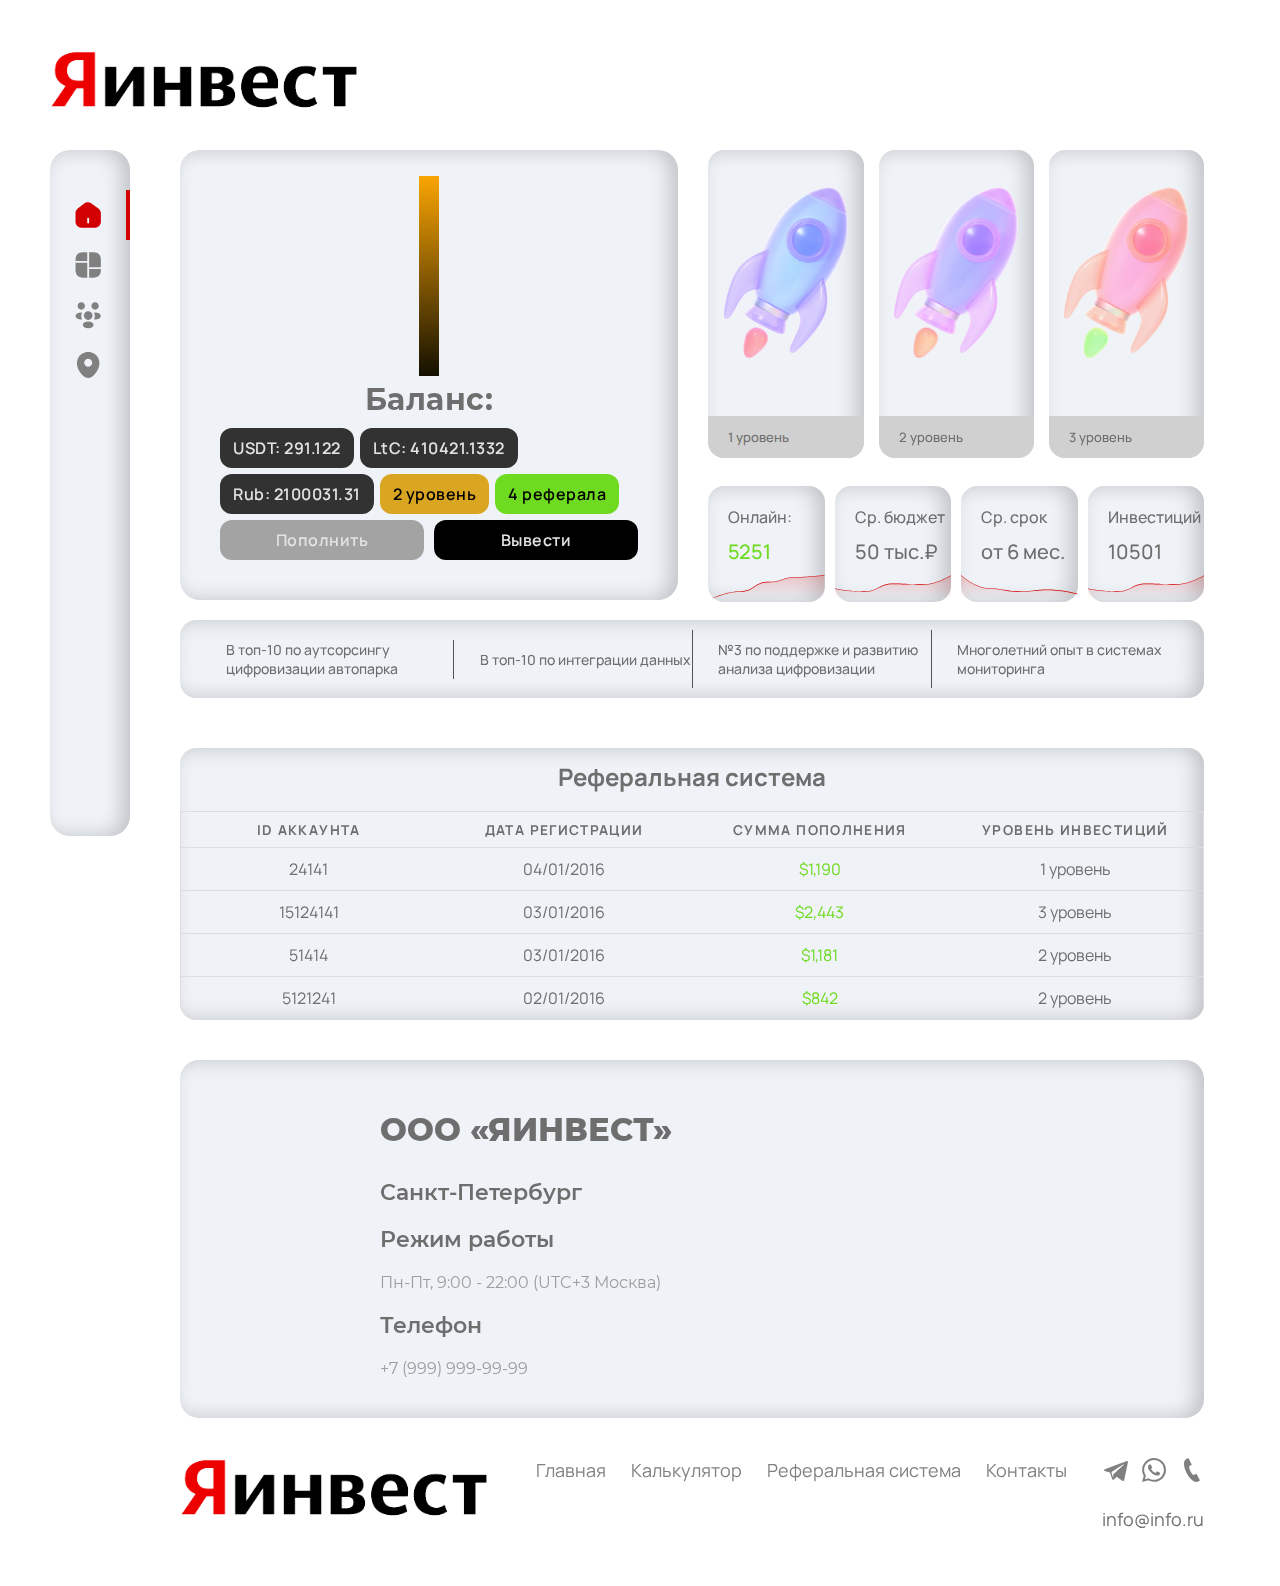
<file: lk/cabinet.html>
<!DOCTYPE html>
<html>
<head>
    <meta charset="UTF-8">
    <meta name="viewport" content="width=device-width, initial-scale=1.0">
    <title>Яинвест Личный кабинет</title>
    <link rel="stylesheet" href="style.css">
    <link rel="stylesheet" href="carousel.css">
    <link rel="stylesheet" href="faqstyle.css">
</head>
<body>


<header-phone>
    <nav>
                <div class="navbar">
                  <div class="navcontainer nav-container">
                      <input class="checkbox" type="checkbox" name="" id="" />
                      <div class="hamburger-lines">
                        <span class="line line1"></span>
                        <span class="line line2"></span>
                        <span class="line line3"></span>
                      </div>  

                    
                    <div class="logo-menu">
                        <a href="../index.html">
                      <img src="logo.png" alt="">
                    </a>
                    </div>






                    <div class="menu-items">

                        <div class="nav-item-flex-svg">
                            <svg width="" height="" viewBox="0 0 24 24" fill="none" xmlns="http://www.w3.org/2000/svg" color="gray"><path d="M20.0383 6.81994L14.2783 2.78994C12.7083 1.68994 10.2983 1.74994 8.78828 2.91994L3.77828 6.82994C2.77828 7.60994 1.98828 9.20994 1.98828 10.4699V17.3699C1.98828 19.9199 4.05828 21.9999 6.60828 21.9999H17.3883C19.9383 21.9999 22.0083 19.9299 22.0083 17.3799V10.5999C22.0083 9.24994 21.1383 7.58994 20.0383 6.81994ZM12.7483 17.9999C12.7483 18.4099 12.4083 18.7499 11.9983 18.7499C11.5883 18.7499 11.2483 18.4099 11.2483 17.9999V14.9999C11.2483 14.5899 11.5883 14.2499 11.9983 14.2499C12.4083 14.2499 12.7483 14.5899 12.7483 14.9999V17.9999Z" fill="currentColor"></path></svg>
                            <p>Главная</p>
                        </div>

                        <div class="nav-item-flex-svg">
                            <svg width="" height="" viewBox="0 0 24 24" fill="none" xmlns="http://www.w3.org/2000/svg" color="gray"><path d="M16.19 2H12.75V8V8.75V13.75H22V8.75V8V7.81C22 4.17 19.83 2 16.19 2Z" fill="currentColor"></path><path d="M2 10.25V15.25V15.75V16.19C2 19.83 4.17 22 7.81 22H11.25V15.75V15.25V10.25H2Z" fill="currentColor"></path><path d="M11.25 2V8.75H2V7.81C2 4.17 4.17 2 7.81 2H11.25Z" fill="currentColor"></path><path d="M22 15.25V16.19C22 19.83 19.83 22 16.19 22H12.75V15.25H22Z" fill="currentColor"></path></svg>
                            <p>Калькулятор</p>
                        </div>

                       

                        <div class="nav-item-flex-svg">
                            <svg width="" height="" viewBox="0 0 24 24" fill="none" xmlns="http://www.w3.org/2000/svg" color="gray"><path d="M17.5291 7.77C17.4591 7.76 17.3891 7.76 17.3191 7.77C15.7691 7.72 14.5391 6.45 14.5391 4.89C14.5391 3.3 15.8291 2 17.4291 2C19.0191 2 20.3191 3.29 20.3191 4.89C20.3091 6.45 19.0791 7.72 17.5291 7.77Z" fill="currentColor"></path><path d="M20.7916 14.6999C19.6716 15.4499 18.1016 15.7299 16.6516 15.5399C17.0316 14.7199 17.2316 13.8099 17.2416 12.8499C17.2416 11.8499 17.0216 10.8999 16.6016 10.0699C18.0816 9.86991 19.6516 10.1499 20.7816 10.8999C22.3616 11.9399 22.3616 13.6499 20.7916 14.6999Z" fill="currentColor"></path><path d="M6.44016 7.77C6.51016 7.76 6.58016 7.76 6.65016 7.77C8.20016 7.72 9.43016 6.45 9.43016 4.89C9.43016 3.29 8.14016 2 6.54016 2C4.95016 2 3.66016 3.29 3.66016 4.89C3.66016 6.45 4.89016 7.72 6.44016 7.77Z" fill="currentColor"></path><path d="M6.55109 12.8501C6.55109 13.8201 6.76109 14.7401 7.14109 15.5701C5.73109 15.7201 4.26109 15.4201 3.18109 14.7101C1.60109 13.6601 1.60109 11.9501 3.18109 10.9001C4.25109 10.1801 5.76109 9.8901 7.18109 10.0501C6.77109 10.8901 6.55109 11.8401 6.55109 12.8501Z" fill="currentColor"></path><path d="M12.1208 15.87C12.0408 15.86 11.9508 15.86 11.8608 15.87C10.0208 15.81 8.55078 14.3 8.55078 12.44C8.56078 10.54 10.0908 9 12.0008 9C13.9008 9 15.4408 10.54 15.4408 12.44C15.4308 14.3 13.9708 15.81 12.1208 15.87Z" fill="currentColor"></path><path d="M8.87078 17.9399C7.36078 18.9499 7.36078 20.6099 8.87078 21.6099C10.5908 22.7599 13.4108 22.7599 15.1308 21.6099C16.6408 20.5999 16.6408 18.9399 15.1308 17.9399C13.4208 16.7899 10.6008 16.7899 8.87078 17.9399Z" fill="currentColor"></path></svg>
                            <p>Рефералы</p>
                        </div>

                      

                        <div class="nav-item-flex-svg">
                            <svg width="" height="" viewBox="0 0 24 24" fill="none" xmlns="http://www.w3.org/2000/svg" color="gray"><path d="M20.6211 8.45C19.5711 3.83 15.5411 1.75 12.0011 1.75C12.0011 1.75 12.0011 1.75 11.9911 1.75C8.46107 1.75 4.42107 3.82 3.37107 8.44C2.20107 13.6 5.36107 17.97 8.22107 20.72C9.28107 21.74 10.6411 22.25 12.0011 22.25C13.3611 22.25 14.7211 21.74 15.7711 20.72C18.6311 17.97 21.7911 13.61 20.6211 8.45ZM12.0011 13.46C10.2611 13.46 8.85107 12.05 8.85107 10.31C8.85107 8.57 10.2611 7.16 12.0011 7.16C13.7411 7.16 15.1511 8.57 15.1511 10.31C15.1511 12.05 13.7411 13.46 12.0011 13.46Z" fill="currentColor"></path></svg>
                            <p>Контакты</p>
                        </div>

                    </div>
                  </div>
                </div>
              </nav>
</header-phone>



    <header>
        <div class="header-pc">
            <div class="header-pc-left-flex">
                <a href="../index.html" style="height: 60px;">
                <img src="logo.png" alt="" style="
                display: block;
                height: 100%;
                "></a>
                
            </div>

           
            </div>
        </div>
    </header>


    <div class="left-nav-pc">
<div class="left-nav-block lnb lnb-enable" style="margin-top: 40px;">
    <p class="p1-hover"><span>Главная</span></p>
    <svg width="" height="" viewBox="0 0 24 24" fill="none" xmlns="http://www.w3.org/2000/svg" color="gray"><path d="M20.0383 6.81994L14.2783 2.78994C12.7083 1.68994 10.2983 1.74994 8.78828 2.91994L3.77828 6.82994C2.77828 7.60994 1.98828 9.20994 1.98828 10.4699V17.3699C1.98828 19.9199 4.05828 21.9999 6.60828 21.9999H17.3883C19.9383 21.9999 22.0083 19.9299 22.0083 17.3799V10.5999C22.0083 9.24994 21.1383 7.58994 20.0383 6.81994ZM12.7483 17.9999C12.7483 18.4099 12.4083 18.7499 11.9983 18.7499C11.5883 18.7499 11.2483 18.4099 11.2483 17.9999V14.9999C11.2483 14.5899 11.5883 14.2499 11.9983 14.2499C12.4083 14.2499 12.7483 14.5899 12.7483 14.9999V17.9999Z" fill="currentColor"></path></svg>
</div>
<div class="left-nav-block lnb">
    <p class="p1-hover"><span>Калькулятор</span></p>
    <svg width="" height="" viewBox="0 0 24 24" fill="none" xmlns="http://www.w3.org/2000/svg" color="gray"><path d="M16.19 2H12.75V8V8.75V13.75H22V8.75V8V7.81C22 4.17 19.83 2 16.19 2Z" fill="currentColor"></path><path d="M2 10.25V15.25V15.75V16.19C2 19.83 4.17 22 7.81 22H11.25V15.75V15.25V10.25H2Z" fill="currentColor"></path><path d="M11.25 2V8.75H2V7.81C2 4.17 4.17 2 7.81 2H11.25Z" fill="currentColor"></path><path d="M22 15.25V16.19C22 19.83 19.83 22 16.19 22H12.75V15.25H22Z" fill="currentColor"></path></svg>
</div>

<div class="left-nav-block lnb">
    <p class="p1-hover"><span>Рефералы</span></p>
    <svg width="" height="" viewBox="0 0 24 24" fill="none" xmlns="http://www.w3.org/2000/svg" color="gray"><path d="M17.5291 7.77C17.4591 7.76 17.3891 7.76 17.3191 7.77C15.7691 7.72 14.5391 6.45 14.5391 4.89C14.5391 3.3 15.8291 2 17.4291 2C19.0191 2 20.3191 3.29 20.3191 4.89C20.3091 6.45 19.0791 7.72 17.5291 7.77Z" fill="currentColor"></path><path d="M20.7916 14.6999C19.6716 15.4499 18.1016 15.7299 16.6516 15.5399C17.0316 14.7199 17.2316 13.8099 17.2416 12.8499C17.2416 11.8499 17.0216 10.8999 16.6016 10.0699C18.0816 9.86991 19.6516 10.1499 20.7816 10.8999C22.3616 11.9399 22.3616 13.6499 20.7916 14.6999Z" fill="currentColor"></path><path d="M6.44016 7.77C6.51016 7.76 6.58016 7.76 6.65016 7.77C8.20016 7.72 9.43016 6.45 9.43016 4.89C9.43016 3.29 8.14016 2 6.54016 2C4.95016 2 3.66016 3.29 3.66016 4.89C3.66016 6.45 4.89016 7.72 6.44016 7.77Z" fill="currentColor"></path><path d="M6.55109 12.8501C6.55109 13.8201 6.76109 14.7401 7.14109 15.5701C5.73109 15.7201 4.26109 15.4201 3.18109 14.7101C1.60109 13.6601 1.60109 11.9501 3.18109 10.9001C4.25109 10.1801 5.76109 9.8901 7.18109 10.0501C6.77109 10.8901 6.55109 11.8401 6.55109 12.8501Z" fill="currentColor"></path><path d="M12.1208 15.87C12.0408 15.86 11.9508 15.86 11.8608 15.87C10.0208 15.81 8.55078 14.3 8.55078 12.44C8.56078 10.54 10.0908 9 12.0008 9C13.9008 9 15.4408 10.54 15.4408 12.44C15.4308 14.3 13.9708 15.81 12.1208 15.87Z" fill="currentColor"></path><path d="M8.87078 17.9399C7.36078 18.9499 7.36078 20.6099 8.87078 21.6099C10.5908 22.7599 13.4108 22.7599 15.1308 21.6099C16.6408 20.5999 16.6408 18.9399 15.1308 17.9399C13.4208 16.7899 10.6008 16.7899 8.87078 17.9399Z" fill="currentColor"></path></svg>
</div>


<div class="left-nav-block lnb">
    <p class="p1-hover"><span>Контакты</span></p>
    <svg width="" height="" viewBox="0 0 24 24" fill="none" xmlns="http://www.w3.org/2000/svg" color="gray"><path d="M20.6211 8.45C19.5711 3.83 15.5411 1.75 12.0011 1.75C12.0011 1.75 12.0011 1.75 11.9911 1.75C8.46107 1.75 4.42107 3.82 3.37107 8.44C2.20107 13.6 5.36107 17.97 8.22107 20.72C9.28107 21.74 10.6411 22.25 12.0011 22.25C13.3611 22.25 14.7211 21.74 15.7711 20.72C18.6311 17.97 21.7911 13.61 20.6211 8.45ZM12.0011 13.46C10.2611 13.46 8.85107 12.05 8.85107 10.31C8.85107 8.57 10.2611 7.16 12.0011 7.16C13.7411 7.16 15.1511 8.57 15.1511 10.31C15.1511 12.05 13.7411 13.46 12.0011 13.46Z" fill="currentColor"></path></svg>
</div>


    </div>


<div class="main-pc">


    <!-- ПЕРВЫЙ БЛОК НАЧАЛО ГЛАВНАЯ СТРАНИЦА-->
<div class="first-flex-pc">
    <div class="first-flex-pc-inner1">






<div class="coin-relative">
        <div class="coin">
            <div class="side heads">
              <svg xmlns="http://www.w3.org/2000/svg" xml:space="preserve" width="100%" height="100%" version="1.1" shape-rendering="geometricPrecision" text-rendering="geometricPrecision" image-rendering="optimizeQuality" fill-rule="evenodd" clip-rule="evenodd" viewBox="0 0 4091.27 4091.73" xmlns:xlink="http://www.w3.org/1999/xlink">
           <g id="Layer_x0020_1">
            <metadata id="CorelCorpID_0Corel-Layer"></metadata>
            <g id="_1421344023328">
             <path fill="#F7931A" fill-rule="nonzero" d="M4030.06 2540.77c-273.24,1096.01 -1383.32,1763.02 -2479.46,1489.71 -1095.68,-273.24 -1762.69,-1383.39 -1489.33,-2479.31 273.12,-1096.13 1383.2,-1763.19 2479,-1489.95 1096.06,273.24 1763.03,1383.51 1489.76,2479.57l0.02 -0.02z"></path>
             <path fill="white" fill-rule="nonzero" d="M2947.77 1754.38c40.72,-272.26 -166.56,-418.61 -450,-516.24l91.95 -368.8 -224.5 -55.94 -89.51 359.09c-59.02,-14.72 -119.63,-28.59 -179.87,-42.34l90.16 -361.46 -224.36 -55.94 -92 368.68c-48.84,-11.12 -96.81,-22.11 -143.35,-33.69l0.26 -1.16 -309.59 -77.31 -59.72 239.78c0,0 166.56,38.18 163.05,40.53 90.91,22.69 107.35,82.87 104.62,130.57l-104.74 420.15c6.26,1.59 14.38,3.89 23.34,7.49 -7.49,-1.86 -15.46,-3.89 -23.73,-5.87l-146.81 588.57c-11.11,27.62 -39.31,69.07 -102.87,53.33 2.25,3.26 -163.17,-40.72 -163.17,-40.72l-111.46 256.98 292.15 72.83c54.35,13.63 107.61,27.89 160.06,41.3l-92.9 373.03 224.24 55.94 92 -369.07c61.26,16.63 120.71,31.97 178.91,46.43l-91.69 367.33 224.51 55.94 92.89 -372.33c382.82,72.45 670.67,43.24 791.83,-303.02 97.63,-278.78 -4.86,-439.58 -206.26,-544.44 146.69,-33.83 257.18,-130.31 286.64,-329.61l-0.07 -0.05zm-512.93 719.26c-69.38,278.78 -538.76,128.08 -690.94,90.29l123.28 -494.2c152.17,37.99 640.17,113.17 567.67,403.91zm69.43 -723.3c-63.29,253.58 -453.96,124.75 -580.69,93.16l111.77 -448.21c126.73,31.59 534.85,90.55 468.94,355.05l-0.02 0z"></path>
            </g>
           </g>
              </svg>
            </div>
            <div class="side tails">
              <svg xmlns="http://www.w3.org/2000/svg" class="svg_back" xml:space="preserve" width="100%" height="100%" version="1.1" shape-rendering="geometricPrecision" text-rendering="geometricPrecision" image-rendering="optimizeQuality" fill-rule="evenodd" clip-rule="evenodd" viewBox="0 0 4091.27 4091.73" xmlns:xlink="http://www.w3.org/1999/xlink">
           <g id="Layer_x0020_1">
            <metadata id="CorelCorpID_0Corel-Layer"></metadata>
            <g id="_1421344023328">
             <path fill="#F7931A" fill-rule="nonzero" d="M4030.06 2540.77c-273.24,1096.01 -1383.32,1763.02 -2479.46,1489.71 -1095.68,-273.24 -1762.69,-1383.39 -1489.33,-2479.31 273.12,-1096.13 1383.2,-1763.19 2479,-1489.95 1096.06,273.24 1763.03,1383.51 1489.76,2479.57l0.02 -0.02z"></path>
             <path fill="white" fill-rule="nonzero" d="M2947.77 1754.38c40.72,-272.26 -166.56,-418.61 -450,-516.24l91.95 -368.8 -224.5 -55.94 -89.51 359.09c-59.02,-14.72 -119.63,-28.59 -179.87,-42.34l90.16 -361.46 -224.36 -55.94 -92 368.68c-48.84,-11.12 -96.81,-22.11 -143.35,-33.69l0.26 -1.16 -309.59 -77.31 -59.72 239.78c0,0 166.56,38.18 163.05,40.53 90.91,22.69 107.35,82.87 104.62,130.57l-104.74 420.15c6.26,1.59 14.38,3.89 23.34,7.49 -7.49,-1.86 -15.46,-3.89 -23.73,-5.87l-146.81 588.57c-11.11,27.62 -39.31,69.07 -102.87,53.33 2.25,3.26 -163.17,-40.72 -163.17,-40.72l-111.46 256.98 292.15 72.83c54.35,13.63 107.61,27.89 160.06,41.3l-92.9 373.03 224.24 55.94 92 -369.07c61.26,16.63 120.71,31.97 178.91,46.43l-91.69 367.33 224.51 55.94 92.89 -372.33c382.82,72.45 670.67,43.24 791.83,-303.02 97.63,-278.78 -4.86,-439.58 -206.26,-544.44 146.69,-33.83 257.18,-130.31 286.64,-329.61l-0.07 -0.05zm-512.93 719.26c-69.38,278.78 -538.76,128.08 -690.94,90.29l123.28 -494.2c152.17,37.99 640.17,113.17 567.67,403.91zm69.43 -723.3c-63.29,253.58 -453.96,124.75 -580.69,93.16l111.77 -448.21c126.73,31.59 534.85,90.55 468.94,355.05l-0.02 0z"></path>
            </g>
           </g>
          </svg></div>
          </div>
        </div>



<div class="coin-2-block" style="font-weight: 700;
margin-top: 20px;
font-family: 'Mont';
font-size: 30px;">
    Баланс:
</div>



<div class="first-flex-pc-inner1-inner1">
    <span class="span-uslugi">USDT: 291.122
        </span>
    <span class="span-uslugi">
        LtC: 410421.1332</span>

        <span class="span-uslugi">Rub: 2100031.31</span>

    <span class="span-uslugi" style="background-color: goldenrod !important; color: black !important;">2 уровень
        </span>

        <span class="span-uslugi" style="background-color: rgb(110, 218, 32) !important; color: black !important;">4 реферала
        </span>
   
        <div class="flex-span-coin" style="display: flex; justify-content: center; width: 100%; gap: 10px;">
            <span class="span-uslugi1">Пополнить
            </span>
            <span class="span-uslugi2">Вывести
            </span>
        </div>
        
</div>
    </div>

    <div class="first-flex-pc-inner2">

       <div class="first-flex-pc-inner2-inner2">

        <div class="first-flex-pc-inner2-left">
            <img src="navimg/test1.png" alt="">
<a class="blog-open">
    1 уровень
</a>
        </div>

        <div class="first-flex-pc-inner2-center">
            <img src="navimg/test2.png" alt="">
<a class="blog-open">
    2 уровень
</a>
        </div>

        <div class="first-flex-pc-inner2-right">
            <img src="navimg/test3.png" alt="">
<a class="blog-open">
    3 уровень
</a>
        </div>

       </div> 

       <div class="first-flex-pc-inner2-under">
        <div class="first-flex-pc-inner2-under1">
     <p>
         Онлайн:
     </p>
     <h2 style=" color: rgb(110, 218, 32) !important;">
     5251
     </h2>
     <svg width="100%" height="100%" viewBox="0 0 200 40" fill="none" xmlns="http://www.w3.org/2000/svg" color="var(--token-51168eb6-fa4b-447b-bef8-cdad4570283f, rgb(102, 170, 102))" preserveAspectRatio="none"><path opacity="0.2" d="M55.5544 27.8261C31.3166 27.8261 7.40625 40 7.40625 40H199.999V0C199.999 0 175.761 3.47826 151.851 3.47826C127.613 3.47826 127.613 11.7704 103.703 11.7704C79.4647 11.7704 79.4647 27.8261 55.5544 27.8261Z" fill="url(#sparkline-gradient-4)"></path><path fill-rule="evenodd" clip-rule="evenodd" d="M7.40625 40C7.40625 40 31.3166 27.8261 55.5544 27.8261C67.4689 27.8261 73.4464 23.8394 79.4442 19.8392C85.483 15.8116 91.5424 11.7704 103.703 11.7704C115.617 11.7704 121.595 9.71141 127.592 7.64546C133.631 5.56541 139.691 3.47826 151.851 3.47826C175.761 3.47826 199.999 0 199.999 0V1C199.999 1 175.761 4.47826 151.851 4.47826C139.691 4.47826 133.631 6.56541 127.592 8.64546C121.595 10.7114 115.617 12.7704 103.703 12.7704C91.5424 12.7704 85.483 16.8116 79.4442 20.8392C73.4464 24.8394 67.4689 28.8261 55.5544 28.8261C35.5857 28.8261 15.8393 37.0892 9.50276 40H7.40625Z" fill="currentColor"></path><defs><linearGradient id="sparkline-gradient-4" x1="100" y1="0" x2="100" y2="40" gradientUnits="userSpaceOnUse"><stop stop-color="currentColor"></stop><stop offset="1" stop-color="currentColor" stop-opacity="0"></stop></linearGradient></defs></svg>
        </div>
        <div class="first-flex-pc-inner2-under2">
       <p>
         Cр. бюджет
     </p>
     <h2>
         50 тыс.&#8381;
     </h2> 
     <svg width="100%" height="100%" viewBox="0 0 200 40" fill="none" xmlns="http://www.w3.org/2000/svg" color="var(--token-51168eb6-fa4b-447b-bef8-cdad4570283f, rgb(102, 170, 102))" preserveAspectRatio="none"><path opacity="0.2" d="M50 28C24.8299 28 0 23.0681 0 23.0681V40H200V0C200 0 174.83 16.0778 150 16.0778C124.83 16.0778 124.83 14.6797 100 14.6797C74.8299 14.6797 74.8299 28 50 28Z" fill="url(#sparkline-gradient-1)"></path><path fill-rule="evenodd" clip-rule="evenodd" d="M0 23.0681C0 23.0681 24.8299 28 50 28C62.3727 28 68.5801 24.6925 74.8087 21.3738C81.0797 18.0325 87.3722 14.6797 100 14.6797C112.373 14.6797 118.58 15.0269 124.809 15.3752C131.08 15.7259 137.372 16.0778 150 16.0778C174.83 16.0778 200 0 200 0V1C200 1 174.83 17.0778 150 17.0778C137.372 17.0778 131.08 16.7259 124.809 16.3752C118.58 16.0269 112.373 15.6797 100 15.6797C87.3722 15.6797 81.0797 19.0325 74.8087 22.3738C68.5801 25.6925 62.3727 29 50 29C24.8299 29 0 24.0681 0 24.0681V23.0681Z" fill="currentColor"></path><defs><linearGradient id="sparkline-gradient-1" x1="100" y1="0" x2="100" y2="40" gradientUnits="userSpaceOnUse"><stop stop-color="currentColor"></stop><stop offset="1" stop-color="currentColor" stop-opacity="0"></stop></linearGradient></defs></svg> 
        </div>
        <div class="first-flex-pc-inner2-under3">
         <p>
             Ср. срок
         </p>
         <h2>
             от 6 мес.  
         </h2>   
         <svg width="100%" height="100%" viewBox="0 0 200 40" fill="none" xmlns="http://www.w3.org/2000/svg" color="var(--token-e56d6365-cacd-4b9d-9a8f-812a611c57c1, rgb(228, 142, 62))" preserveAspectRatio="none"><path opacity="0.2" d="M50 23C24.8299 23 0 0 0 0V40L200 38.5V32C200 32 174.83 25 150 25C124.83 25 124.83 28 100 28C74.8299 28 74.8299 23 50 23Z" fill="url(#sparkline-gradient-3)"></path><path fill-rule="evenodd" clip-rule="evenodd" d="M0 0C0 0 24.8299 23 50 23C62.3727 23 68.5801 24.2415 74.8087 25.4872C81.0797 26.7415 87.3722 28 100 28C112.373 28 118.58 27.2551 124.809 26.5077C131.08 25.7551 137.372 25 150 25C174.83 25 200 32 200 32V33C200 33 174.83 26 150 26C137.372 26 131.08 26.7551 124.809 27.5077C118.58 28.2551 112.373 29 100 29C87.3722 29 81.0797 27.7415 74.8087 26.4872C68.5801 25.2415 62.3727 24 50 24C24.8299 24 0 1 0 1V0Z" fill="currentColor"></path><defs><linearGradient id="sparkline-gradient-3" x1="100" y1="0" x2="100" y2="40" gradientUnits="userSpaceOnUse"><stop stop-color="currentColor"></stop><stop offset="1" stop-color="currentColor" stop-opacity="0"></stop></linearGradient></defs></svg>
        </div>
        <div class="first-flex-pc-inner2-under4">
         <p>
     Инвестиций
         </p>
         <h2>
          10501  
         </h2> 
         <svg width="100%" height="100%" viewBox="0 0 200 40" fill="none" xmlns="http://www.w3.org/2000/svg" color="var(--token-51168eb6-fa4b-447b-bef8-cdad4570283f, rgb(102, 170, 102))" preserveAspectRatio="none"><path opacity="0.2" d="M50 28C24.8299 28 0 23.0681 0 23.0681V40H200V0C200 0 174.83 16.0778 150 16.0778C124.83 16.0778 124.83 14.6797 100 14.6797C74.8299 14.6797 74.8299 28 50 28Z" fill="url(#sparkline-gradient-1)"></path><path fill-rule="evenodd" clip-rule="evenodd" d="M0 23.0681C0 23.0681 24.8299 28 50 28C62.3727 28 68.5801 24.6925 74.8087 21.3738C81.0797 18.0325 87.3722 14.6797 100 14.6797C112.373 14.6797 118.58 15.0269 124.809 15.3752C131.08 15.7259 137.372 16.0778 150 16.0778C174.83 16.0778 200 0 200 0V1C200 1 174.83 17.0778 150 17.0778C137.372 17.0778 131.08 16.7259 124.809 16.3752C118.58 16.0269 112.373 15.6797 100 15.6797C87.3722 15.6797 81.0797 19.0325 74.8087 22.3738C68.5801 25.6925 62.3727 29 50 29C24.8299 29 0 24.0681 0 24.0681V23.0681Z" fill="currentColor"></path><defs><linearGradient id="sparkline-gradient-1" x1="100" y1="0" x2="100" y2="40" gradientUnits="userSpaceOnUse"><stop stop-color="currentColor"></stop><stop offset="1" stop-color="currentColor" stop-opacity="0"></stop></linearGradient></defs></svg>
        </div>
     </div>


    </div>
</div>
 <!-- ПЕРВЫЙ БЛОК КОНЕЦ ГЛАВНАЯ СТРАНИЦА-->




  <!-- ВТОРОЙ БЛОК НАЧАЛО ГЛАВНАЯ СТРАНИЦА-->

<div class="top-raiting">
    <div class="top-raiting-inner">
        
        <p>
            В топ-10 по аутсорсингу цифровизации автопарка
        </p>
    </div>

    <div class="top-raiting-inner border-left">
        
        <p>
            В топ-10 по интеграции данных      
        </p>
    </div>

    <div class="top-raiting-inner border-left">
        
        <p>
            №3 по поддержке и развитию анализа цифровизации
        </p>
    </div>

    <div class="top-raiting-inner border-left">
        
        <p>
            Многолетний опыт в системах мониторинга  
        </p>
    </div>
</div>

   <!-- ВТОРОЙ БЛОК КОНЕЦ ГЛАВНАЯ СТРАНИЦА-->


    <!-- 3 БЛОК НАЧАЛО ГЛАВНАЯ СТРАНИЦА-->

<div class="third-block-pc">
    <table>
        <caption>Реферальная система</caption>
        <thead>
          <tr>
            <th scope="col">id аккаунта</th>
            <th scope="col">Дата регистрации</th>
            <th scope="col">Сумма пополнения</th>
            <th scope="col">Уровень инвестиций</th>
          </tr>
        </thead>
        <tbody>
          <tr>
            <td data-label="id аккаунта">24141</td>
            <td data-label="Дата регистрации">04/01/2016</td>
            <td data-label="Сумма пополнения" style=" color: rgb(110, 218, 32) !important;">$1,190</td>
            <td data-label="Уровень инвестиций">1 уровень</td>
          </tr>
          <tr>
            <td scope="row" data-label="id аккаунта">15124141</td>
            <td data-label="Дата регистрации">03/01/2016</td>
            <td data-label="Сумма пополнения" style=" color: rgb(110, 218, 32) !important;">$2,443</td>
            <td data-label="Уровень инвестиций">3 уровень</td>
          </tr>
          <tr>
            <td scope="row" data-label="id аккаунта">51414</td>
            <td data-label="Дата регистрации">03/01/2016</td>
            <td data-label="Сумма пополнения" style=" color: rgb(110, 218, 32) !important;">$1,181</td>
            <td data-label="Уровень инвестиций">2 уровень</td>
          </tr>
          <tr>
            <td scope="row" data-label="id аккаунта">5121241</td>
            <td data-label="Дата регистрации">02/01/2016</td>
            <td data-label="Сумма пополнения" style=" color: rgb(110, 218, 32) !important;">$842</td>
            <td data-label="Уровень инвестиций">2 уровень</td>
          </tr>
        </tbody>
      </table>
</div>

   <!-- 3 БЛОК КОНЕЦ ГЛАВНАЯ СТРАНИЦА-->











<!-- КОНТАКТЫ СТРАНИЦА НАЧАЛО-->
<div class="contact-pc">


<div class="contact-pc-inner">

    <h2 class="m23m24 ooo-contact-h2">
    ООО &laquo;ЯИНВЕСТ&raquo;
    </h2>

    <h3 class="m23m241 ooo-contact-h3">
    Санкт-Петербург
    </h3>

    <h3 class="m23m241 ooo-contact-h3">
    Режим работы
    </h3>

    <p class="m23m2412 ooo-contact-p">
    Пн-Пт, 9:00 - 22:00 (UTC+3 Москва)
</p>

    <h3 class="m23m241 ooo-contact-h3">
    Телефон
    </h3>

    <p class="m23m2412 ooo-contact-p">
    +7 (999) 999-99-99
</p>

 
</div>



</div>
<!-- КОНТАКТЫ СТРАНИЦА КОНЕЦ-->










<!--ФУТЕР НАЧАЛО-->
<footer class="footer">
    <div class="footer-flex-container">
        <img src="logo.png" alt="">
        <div class="flex-footer-p-nav">
            <p class="footer-p">Главная</p>
            <p class="footer-p">Калькулятор</p>
            <p class="footer-p">Реферальная система</p>
            <p class="footer-p">Контакты</p>
        </div>

        <div class="flex-footer-social-nav">
            <div class="flex-footer-social-nav-top">
                <a href="#" target="_blank">
                <svg width="24px" height="24px" version="1.1" id="ml-14px" xmlns="http://www.w3.org/2000/svg" xmlns:xlink="http://www.w3.org/1999/xlink" xml:space="preserve" xmlns:serif="http://www.serif.com/" style="fill-rule:evenodd;clip-rule:evenodd;stroke-linejoin:round;stroke-miterlimit:1.41421;"><path id="telegram-1" d="M18.384,22.779c0.322,0.228 0.737,0.285 1.107,0.145c0.37,-0.141 0.642,-0.457 0.724,-0.84c0.869,-4.084 2.977,-14.421 3.768,-18.136c0.06,-0.28 -0.04,-0.571 -0.26,-0.758c-0.22,-0.187 -0.525,-0.241 -0.797,-0.14c-4.193,1.552 -17.106,6.397 -22.384,8.35c-0.335,0.124 -0.553,0.446 -0.542,0.799c0.012,0.354 0.25,0.661 0.593,0.764c2.367,0.708 5.474,1.693 5.474,1.693c0,0 1.452,4.385 2.209,6.615c0.095,0.28 0.314,0.5 0.603,0.576c0.288,0.075 0.596,-0.004 0.811,-0.207c1.216,-1.148 3.096,-2.923 3.096,-2.923c0,0 3.572,2.619 5.598,4.062Zm-11.01,-8.677l1.679,5.538l0.373,-3.507c0,0 6.487,-5.851 10.185,-9.186c0.108,-0.098 0.123,-0.262 0.033,-0.377c-0.089,-0.115 -0.253,-0.142 -0.376,-0.064c-4.286,2.737 -11.894,7.596 -11.894,7.596Z"/></svg>
                </a>


                <a href="">
                <svg xmlns="http://www.w3.org/2000/svg" id="ml-14px" width="24" height="24" viewBox="0 0 24 24"><path d="M.057 24l1.687-6.163c-1.041-1.804-1.588-3.849-1.587-5.946.003-6.556 5.338-11.891 11.893-11.891 3.181.001 6.167 1.24 8.413 3.488 2.245 2.248 3.481 5.236 3.48 8.414-.003 6.557-5.338 11.892-11.893 11.892-1.99-.001-3.951-.5-5.688-1.448l-6.305 1.654zm6.597-3.807c1.676.995 3.276 1.591 5.392 1.592 5.448 0 9.886-4.434 9.889-9.885.002-5.462-4.415-9.89-9.881-9.892-5.452 0-9.887 4.434-9.889 9.884-.001 2.225.651 3.891 1.746 5.634l-.999 3.648 3.742-.981zm11.387-5.464c-.074-.124-.272-.198-.57-.347-.297-.149-1.758-.868-2.031-.967-.272-.099-.47-.149-.669.149-.198.297-.768.967-.941 1.165-.173.198-.347.223-.644.074-.297-.149-1.255-.462-2.39-1.475-.883-.788-1.48-1.761-1.653-2.059-.173-.297-.018-.458.13-.606.134-.133.297-.347.446-.521.151-.172.2-.296.3-.495.099-.198.05-.372-.025-.521-.075-.148-.669-1.611-.916-2.206-.242-.579-.487-.501-.669-.51l-.57-.01c-.198 0-.52.074-.792.372s-1.04 1.016-1.04 2.479 1.065 2.876 1.213 3.074c.149.198 2.095 3.2 5.076 4.487.709.306 1.263.489 1.694.626.712.226 1.36.194 1.872.118.571-.085 1.758-.719 2.006-1.413.248-.695.248-1.29.173-1.414z"/></svg>
                </a>
        
                <a href="">
                <svg xmlns="http://www.w3.org/2000/svg" id="ml-14px" width="24" height="24" viewBox="0 0 24 24"><path d="M20 22.621l-3.521-6.795c-.008.004-1.974.97-2.064 1.011-2.24 1.086-6.799-7.82-4.609-8.994l2.083-1.026-3.493-6.817-2.106 1.039c-7.202 3.755 4.233 25.982 11.6 22.615.121-.055 2.102-1.029 2.11-1.033z"/></svg>
                </a>  
                            
            </div>
            <p class="infomonsystem-pochta">
                <a href="" target="" class="a-social">
                info@info.ru
                </a>
            </p>
        </div>
       
    </div>


    <div class="footer-bottom-flex">
        <!--<div class="flex-a-social-footer">
            <p style="display: block;">
                Оставить заявку
            </p>
           
        </div>-->
        
        
    </div>
</footer>
<!--ФУТЕР КОНЕЦ-->











    <script src="main.js"></script>
    <script src="carousel.js"></script>
    <script src="FAQfunction.js"></script>
</body>
</html>
</file>
<file: lk/style.css>
body {
    z-index: -2;
}





@font-face {
    font-weight: 200;
	font-family: 'Manr'; 
	src: url(fonts//manrope/Manrope-ExtraLight.ttf); 
}

@font-face {
    font-weight: 300;
	font-family: 'Manr'; 
	src: url(fonts/manrope/Manrope-Light.ttf); 
}

@font-face {
    font-weight: 400;
	font-family: 'Manr'; 
	src: url(fonts/manrope/Manrope-Regular.ttf); 
}

@font-face {
    font-weight: 500;
	font-family: 'Manr'; 
	src: url(fonts/manrope/Manrope-Medium.ttf); 
}

@font-face {
    font-weight: 600;
	font-family: 'Manr'; 
	src: url(fonts/manrope/Manrope-SemiBold.ttf); 
}

@font-face {
    font-weight: 700;
	font-family: 'Manr'; 
	src: url(fonts/manrope/Manrope-Bold.ttf); 
}

@font-face {
    font-weight: 800;
	font-family: 'Manr'; 
	src: url(fonts/manrope/Manrope-ExtraBold.ttf); 
}



*{
    box-sizing: border-box;
    margin: 0;
    padding: 0;
}

:root{
    /*--text-color: rgb(218, 218, 218);
    --main-color: #009fd2;
    --block-color: rgb(40, 40, 40);
    --block-shadow: rgba(0, 0, 0, .2);
    --background-main: rgb(22 22 22);*/
    --text-color: rgb(218, 218, 218);
    --main-color: #d20000;
    --block-color: #595959;
    --block-shadow: rgba(0, 0, 0, .2);
    --background-main: #141824;
}

@font-face {
    font-weight: 100;
	font-family: 'Mont'; 
	src: url(fonts/Montserrat-Thin.ttf); 
}

@font-face {
    font-weight: 200;
	font-family: 'Mont'; 
	src: url(fonts/Montserrat-ExtraLight.ttf); 
}

@font-face {
    font-weight: 300;
	font-family: 'Mont'; 
	src: url(fonts/Montserrat-Light.ttf); 
}

@font-face {
    font-weight: 400;
	font-family: 'Mont'; 
	src: url(fonts/Montserrat-Regular.ttf); 
}

@font-face {
    font-weight: 500;
	font-family: 'Mont'; 
	src: url(fonts/Montserrat-Medium.ttf); 
}

@font-face {
    font-weight: 600;
	font-family: 'Mont'; 
	src: url(fonts/Montserrat-SemiBold.ttf); 
}

@font-face {
    font-weight: 700;
	font-family: 'Mont'; 
	src: url(fonts/Montserrat-Bold.ttf); 
}

@font-face {
    font-weight: 800;
	font-family: 'Mont'; 
	src: url(fonts/Montserrat-ExtraBold.ttf); 
}

@font-face {
    font-weight: 900;
	font-family: 'Mont'; 
	src: url(fonts/Montserrat-Black.ttf); 
}


.monsyst-header{
    color: var(--main-color);
    font-size: 32px;
    font-family: 'Mont';
    text-transform: uppercase;
    display: block;
    width: fit-content;
    font-weight: 700;
}

.a-social{
    text-decoration: none !important;
    color: var(--text-color);
}

.flex-a-social{
    text-decoration: none !important;
    color: var(--text-color);
    font-family: 'Manr';
    cursor: pointer;
    margin-left: 20px;
    display: flex;
    justify-content: center;
    align-items: center;
    width: fit-content;
    text-decoration: none;
    padding: 10px 20px;
    border-radius: 18px;
    /*
    background-color: var(--main-color);
    box-shadow: 0px 4px 12px -4px var(--main-color);
    */
}

header-phone{
    display: none;
}

.b1b2b3{
    font-weight: 800;
}

.m23m24{
    font-family: 'Mont';
    font-size: 32px;
    font-weight: 800;
}

.m23m241{
    font-family: 'Mont';
    font-size: 22px;
    font-weight: 600;
}

.tg-menu-phone-button{
    font-size: 16px;
    font-family: 'Manr';
    font-weight: 500;
    color: var(--text-color);
    display: flex;
    align-items: center;
    justify-content: center;
    gap: 10px;
    padding: 7px 16px;
    border-radius: 12px;
    border: 1px solid var(--main-color);
    text-decoration: none;
    margin-right: 20px;
    position: relative;
}


.flex-a-social:hover{
    background-color: var(--main-color);
    transition: all 0.5s linear;
}

.flex-a-social p{
    font-family: 'Manr';
    font-weight: 600;
    font-size: 18px;
}

.fs-32px{
    font-size: 32px !important;
}

.fs-18px{
    font-size: 18px !important;
}

.p1p2{
    font-family: 'Manr';
    font-weight: 600;
    font-size: 15px;  
}

#svg-telegram2{
    display: block;
    color: transparent;
    width: 20px;
    height: 20px;
}

.ooo-contact-h2{
    display: block;
    position: relative;
    padding-top: 50px;
    padding-bottom: 20px;
    padding-left: 200px;
    width: 100%;
    font-family: 'Mont';
    color: var(--text-color);
}

.ooo-contact-h3{
    display: block;
    position: relative;
    padding-top: 10px;
    padding-bottom: 10px;
    padding-left: 200px;
    width: 100%;
    font-family: 'Mont';
    color: var(--text-color);
}

.ooo-contact-p{
    display: block;
    position: relative;
    padding-top: 10px;
    padding-bottom: 10px;
    padding-left: 200px;
    width: 100%;
    font-family: 'Mont';
    color: rgb(157, 157, 157);
}


.left-nav-pc-inner-bottom{
    display: flex;
    justify-content: center;
    flex-direction: column;
    align-items: center;
    width: 40%;
    position: absolute;
    bottom: 15px;
    left: 50%;
    transform: translateX(-50%);
}

.left-nav-pc-inner-bottom svg{
    width: 100%;
    fill: #808080;
}

.left-nav-pc-inner-bottom svg:hover{
    transition: fill .7s ease-in-out;
    fill: #6cd7fb;
}


.header-pc{
    width: 100%;
    padding-left: 50px;
    padding-right: 60px;
    height: 60px;
    margin-top: 50px;
    margin-left: auto;
    margin-right: auto;
    position: relative;
    display: flex;
    justify-content: space-between;
    align-items: center;
}

#ml-14px{
    margin-left: 14px;
    cursor: pointer;
}

#arrow-top{
    height: 25px;
    margin-left: 9px;
}

.header-pc-left-flex{
 height: 100%;
 width: fit-content;
 display: flex;
 justify-content: center;
 align-items: center;
}

.flex-header-pc-right{
    height: 60px;
    display: flex;
    justify-content: center;
    align-items: center;
}

.flex-header-pc-right svg{
    fill: var(--main-color);
}

.flex-header-pc-right svg:hover{
    transition: fill .7s ease-in-out;
    fill: #6cd7fb;
}

.flex-header-pc-right>a>img{
cursor: pointer;
height: 60px;
}

.flex-header-pc-right>a>img:hover{
    transform: rotate(-10deg);
    transition: transform 1s cubic-bezier(0.165, 0.84, 0.44, 1);
}


.flex-header-pc-right>a{
    display: block;
    height: fit-content;
    width: fit-content;
    text-decoration: none;
    color: var(--text-color);
    font-family: 'Mont';
}

.flex-header-pc-right>a>p:hover{
    color: #009fd2;
    transition-duration: 0.5s;
    transition-timing-function: linear;
}


.nav-anim{
transform: translateY(-120px);
max-height: 90vh !important;
}

.nav-anim-none{
    max-height: calc(-124px + 90vh) !important;
    transform: translateY(0px);
}

.stoimosti {
    color: black;
    width: fit-content;
    margin-left: auto;
    margin-right: auto;
    font-size: 18px;
    margin-top: 40px;
    font-family: 'Manr';
    background-color: var(--main-color);
    text-decoration: none;
    box-shadow: 0px 4px 12px -4px var(--main-color);
    font-weight: 500;
    padding: 10px 70px;
    border-radius: 16px;
    cursor: pointer;
}

.stoimosti:hover{
    background-color: #6cd7fb;
    transition: all 0.6s linear;
}


.left-nav-pc{
    width: 80px;
    top: 150px;
    left: 50px;
    display: flex;
    flex-direction: column;
    align-items: center;
    justify-content: flex-start;
    position: fixed;
    box-shadow: inset -8px 0px 20px 0px;
    background-color: var(--block-color);
    border-radius: 20px;
    box-shadow: inset -8px 0px 20px 0px var(--block-shadow);
    height: 90vh;
    max-height: calc(-124px + 90vh);
    transition: all 0.1s ease;
    opacity: 1;
}

.left-nav-pc img{
    height: 45px;
    margin-top: 10px;
    margin-bottom: 10px;
    margin-left: 24px;
    margin-right: 24px;
    cursor: pointer;
}

.left-nav-block p{
    transition: opacity 0.5s linear;
    opacity: 0;
    font-family: "Manr";
    font-weight: 600;
    font-size: 10px;
    position: absolute;
    top: 50%;
    left: 70%;
    transform: translateY(-50%);
    background-color: var(--background-main);
    z-index: 1001;
    clip-path: polygon(12% 21%, 100% 20%, 100% 80%, 13% 80%, 0 51%);
    color: rgba(205, 205, 205, 0.877);
    padding: 14px 10px 14px 25px;
    letter-spacing: 0.3px;
}

.left-nav-block{
    position: relative;
    width: 100%;
    margin-left: auto;
    margin-right: auto;
    margin-top: 0px;
    border-right: 4px solid transparent;
}

.lnb-enable{
    border-right: 4px solid var(--main-color);
    }

.lnb-enable svg{
    color: var(--main-color) !important;
}

.main-pc{
    position: relative;
    margin-top: 40px;
    margin-left: 180px;
    margin-right: 50px;
    width: 100%;
    max-width: calc(-256px + 100vw);
    height: fit-content;
    background-color: transparent;
}

.projects-pc{
    display: none;
    position: relative;
    margin-top: 40px;
    margin-left: 180px;
    margin-right: 50px;
    width: 100%;
    max-width: calc(-256px + 100vw);
    height: fit-content;
    background-color: transparent; 
}

.contact-pc{
    position: relative;
    width: 100%;
    height: fit-content;
    background-color: transparent;
}

.uslugi-pc{
    margin-top: 40px;
    display: none;
    position: relative;
    margin-left: 180px;
    margin-right: 50px;
    width: 100%;
    max-width: calc(-256px + 100vw);
    height: fit-content;
    background-color: transparent;
}

.blog-pc{
    margin-top: 40px;
    display: none;
    position: relative;
    margin-left: 180px;
    margin-right: 50px;
    width: 100%;
    max-width: calc(-256px + 100vw);
    height: fit-content;
    background-color: transparent;
}

.comanda-pc{
    margin-top: 40px;
    display: none;
    position: relative;
    margin-left: 180px;
    margin-right: 50px;
    width: 100%;
    max-width: calc(-256px + 100vw);
    height: fit-content;
    background-color: transparent;
}


.contact-pc-inner{
    padding-bottom: 30px;
    border-radius: 19px;
    position: relative;
    margin-top: 40px;
    width: 100%;
    height: fit-content;
    background-color: var(--block-color);
    box-shadow: inset -8px 0px 20px 0px var(--block-shadow);
}

.first-flex-pc{
    z-index: 1;
    display: flex;
    position: relative;
    justify-content: center;
    align-items: center;
    width: 100%;
    height: fit-content;
    gap: 30px;
}

.first-flex-pc-inner1{
    font-weight: 500;
    font-family: sans-serif;
    height: 450px;
    letter-spacing: 0.5px;
    color: var(--text-color);
    background-color: var(--block-color);
    box-shadow: inset -8px 0px 20px 0px var(--block-shadow);
    align-items: center;
    border-radius: 20px;
    display: flex;
    flex-direction: column;
    justify-content: space-between;
    padding: 40px;
    position: relative;
    width: 50%;
}

.first-flex-pc-inner1 p{
    display: block;
    margin-top: 40px;
    font-size: 18px;
    font-family: 'Manr';
    font-weight: 500;
}

.first-flex-pc-inner2{
    justify-content: center;
    gap: 30px;
    align-items: center;
    display: flex;
    flex-direction: column;
    position: relative;
    width: 50%;
    height: 450px;
}

.first-flex-pc-inner1-inner1{
    margin-top: 10px;
    align-content: center;
    align-items: center;
    display: flex;
    flex: none;
    flex-direction: row;
    flex-wrap: wrap;
    gap: 6px;
    height: min-content;
    justify-content: flex-start;
    overflow: hidden;
    padding: 0;
    position: relative;
    width: 100%;
}

.span-uslugi1{
    width: 50%;
    background-color: rgb(163, 163, 163) !important;
    text-align: center;
}

.span-uslugi2{
    width: 50%;
    background-color: rgb(0, 0, 0) !important;
    text-align: center;
}

.p1-hover{
    z-index: 1000;
    color: var(--text-color);
}

.left-nav-block svg{
    height: 50px;
    cursor: pointer;
    width: 40%;
    position: relative;
    display: block;
    margin-left: auto;
    margin-right: auto;
    color: gray;
}

.left-nav-pc-inner-bottom:hover{
    color: var(--main-color);
}

.left-nav-block svg:hover{
    color: var(--main-color);
}

.first-flex-pc-inner1-inner1 span{
    color: #e3e3e3;
    cursor: pointer;
    background-color: #323232;
    font-size: 16px;
    border-radius: 12px;
    padding: 9px 13px;
    font-family: 'Manr';
    font-weight: 600;
}

.first-flex-pc-inner1-inner1 span:hover{
    background-color: #000000;
    transition: all 0.5s linear;
}

.first-flex-pc-inner2-inner2{
    display: flex;
    width: 100%;
    height: 70%;
    justify-content: center;
    align-items: center;
    gap: 15px;
    position: relative;
}

.first-flex-pc-inner2-inner2 a{
    color: var(--text-color);
    font-family: 'Manr';
    font-weight: 500;
    font-size: 13px;
    padding: 12px 20px;
    /*background-color: #32323299;*/
    background-color: #d0d0d0;
    border-bottom-left-radius: 16px;
    border-bottom-right-radius: 16px;
    display: block;
    width: 100%;
    position: absolute;
    bottom: 0;
    left: 0;
    z-index: 13;
    cursor: pointer;
}



.first-flex-pc-inner2-left{
    position: relative;
    border-radius: 16px;
    height: 100%;
    width: 32%;
    background-color: var(--block-color);
    box-shadow: inset -8px 0px 20px 0px var(--block-shadow);
}

.first-flex-pc-inner2-left img{
    position: absolute;
    border-radius: 16px;
    width: 80%;
    top: 40%;
    left: 50%;
    transform: translateX(-50%) translateY(-50%);
    z-index: 12;
}

.first-flex-pc-inner2-center img{
    position: absolute;
    border-radius: 16px;
    width: 80%;
    top: 40%;
    left: 50%;
    transform: translateX(-50%) translateY(-50%);
    z-index: 12;
}

.first-flex-pc-inner2-right img{
    position: absolute;
    border-radius: 16px;
    width: 80%;
    top: 40%;
    left: 50%;
    transform: translateX(-50%) translateY(-50%);
    z-index: 12;
}

.first-flex-pc-inner2-center{
    position: relative;
    border-radius: 16px;
    height: 100%;
    width: 32%;
    background-color: var(--block-color);
    box-shadow: inset -8px 0px 20px 0px var(--block-shadow);
    
}

.first-flex-pc-inner2-right{
    position: relative;
    height: 100%;
    border-radius: 16px;
    width: 32%;
    background-color: var(--block-color);
    box-shadow: inset -8px 0px 20px 0px var(--block-shadow);
    
}

.first-flex-pc-inner2-under{
    display: flex;
    justify-content: center;
    gap: 10px;
    align-items: center;
    height: 25%;
    width: 100%;
    position: relative;
}

.first-flex-pc-inner2-under svg{
    color: var(--main-color);
}

.first-flex-pc-inner2-under1{
    cursor: pointer;
    width: 24%;
    color: var(--text-color);
    font-family: sans-serif;
    background-color: var(--block-color);
    box-shadow: inset -8px 0px 20px 0px var(--block-shadow);
    border-radius: 16px;
}

.first-flex-pc-inner2-under1 p{
    padding-top: 20px;
    padding-left: 20px;
    font-family: 'Manr';
    font-weight: 500;
    font-size: 16px;
}

.first-flex-pc-inner2-under1 h2{
    padding-top: 10px;
    padding-left: 20px;
    padding-bottom: 10px;
    font-family: 'Manr';
    font-weight: 500;
    font-size: 20px;
}

.first-flex-pc-inner2-under2{
    cursor: pointer;
    width: 24%;
    color: var(--text-color);
    font-family: sans-serif;
    background-color: var(--block-color);
    box-shadow: inset -8px 0px 20px 0px var(--block-shadow);
    border-radius: 16px;
}

.first-flex-pc-inner2-under2 p{
    padding-top: 20px;
    padding-left: 20px;
    font-family: 'Manr';
    font-weight: 500;
    font-size: 16px;
}

.first-flex-pc-inner2-under2 h2{
    padding-top: 10px;
    padding-left: 20px;
    padding-bottom: 10px;
    font-family: 'Manr';
    font-weight: 500;
    font-size: 20px;
}

.first-flex-pc-inner2-under3{
    cursor: pointer;
    width: 24%;
    color: var(--text-color);
    font-family: sans-serif;
    background-color: var(--block-color);
    box-shadow: inset -8px 0px 20px 0px var(--block-shadow);
    border-radius: 16px;
}

.first-flex-pc-inner2-under3 p{
    padding-top: 20px;
    padding-left: 20px;
    font-family: 'Manr';
    font-weight: 500;
    font-size: 16px;
}

.first-flex-pc-inner2-under3 h2{
    padding-top: 10px;
    padding-left: 20px;
    padding-bottom: 10px;
    font-family: 'Manr';
    font-weight: 500;
    font-size: 20px;
}

.first-flex-pc-inner2-under4{
    cursor: pointer;
    width: 24%;
    color: var(--text-color);
    font-family: sans-serif;
    background-color: var(--block-color);
    box-shadow: inset -8px 0px 20px 0px var(--block-shadow);
    border-radius: 16px;
}

.first-flex-pc-inner2-under4 p{
    padding-top: 20px;
    padding-left: 20px;
    font-family: 'Manr';
    font-weight: 500;
    font-size: 16px;
}

.first-flex-pc-inner2-under4 h2{
    padding-top: 10px;
    padding-left: 20px;
    padding-bottom: 10px;
    font-family: 'Manr';
    font-weight: 500;
    font-size: 20px;
}

.top-raiting{
    padding: 10px 34px;
    margin-top: 20px;
    display: flex;
    justify-content: space-between;
    align-items: center;
    width: 100%;
    border-radius: 16px;
    background-color: var(--block-color);
    box-shadow: inset -8px 0px 20px 0px var(--block-shadow);
    color: var(--text-color);
    font-family: sans-serif;
    height: fit-content;
}


.top-raiting1{
    padding: 20px 34px;
    margin-top: 40px;
    display: flex;
    justify-content: space-between;
    align-items: center;
    width: 100%;
    border-radius: 16px;
    background-color: var(--block-color);
    box-shadow: inset -8px 0px 20px 0px var(--block-shadow);
    color: var(--text-color);
    font-family: sans-serif;
    height: fit-content;
}

.top-raiting-inner{
    display: flex;
    justify-content: center;
    align-items: center;
    width: 25%;
    padding: 10px 0px;
}

.top-raiting-inner img{
    width: 25%;
}

.top-raiting-inner p{
    padding-left: 12px;
    font-family: 'Manr';
    font-weight: 500;
    font-size: 14px;
}

.border-left{
padding-left: 13px;
border-left: 1px solid #525252;
}

.third-block-pc{
    box-shadow: inset -8px 0px 20px 0px var(--block-shadow);
    overflow: hidden;
    position: relative;
    margin-top: 50px;
    color: var(--text-color);
    background-color: var(--block-color);
    width: 100%;
    border-radius: 16px;
    display: flex;
    justify-content: space-between;
    /*background-color: var(--block-color);
    box-shadow: inset -8px 0px 20px 0px var(--block-shadow);*/
    height: fit-content;
}


.third-block-pc1{
    overflow: hidden;
    position: relative;
    margin-top: 50px;
    max-width: calc(-256px + 100vw);
    color: var(--text-color);
    width: 100%;
    border-radius: 16px;
    display: flex;
    justify-content: space-between;
    padding: 0px 70px;
    margin-left: 180px;
    margin-right: 50px;
    /*background-color: var(--block-color);
    box-shadow: inset -8px 0px 20px 0px var(--block-shadow);*/
    height: fit-content;
}



.third-block-pc-left{
    width: 50%;
    height: fit-content;
    display: flex;
    justify-content: center;
    flex-direction: column;
    padding-top: 70px;
    margin-bottom: 70px;
}

.third-block-pc-left1{
    width: 50%;
    height: fit-content;
    display: flex;
    justify-content: center;
    flex-direction: column;
    padding-top: 45px;
    margin-bottom: 70px;
}

.third-block-pc-left h2{
    font-family: 'Mont';
    font-size: 32px;
    font-weight: 800;
}

.third-block-pc-left1 h2{
    font-family: 'Mont';
    font-size: 32px;
    font-weight: 800;
}

.third-block-pc-left-social{
    display: flex;
    justify-content: flex-start;
    align-items: center;
    width: 100%;
    height: 70px;
}

.tbpls1{
    margin-left: 200px;
    display: flex;
    justify-content: flex-start;
    align-items: center;
    width: fit-content;
    height: 70px;
}

.third-block-pc-left-social img{
    height: 70px;
}

.third-block-pc-right{
    top: -20%;
    left: 0;
    position: absolute;
    width: 100%;
    filter: contrast();
    z-index: -1;
    border-radius: 16px;
}

.third-block-pc-left p{
    font-family: 'Manr';
    font-weight: 500;
    font-size: 18px;
    padding-top: 20px;
    margin-bottom: 20px;
}

.third-block-pc-left1 p{
    font-family: 'Manr';
    font-weight: 500;
    font-size: 16px;
    padding-top: 20px;
    margin-bottom: 20px;
}

.button-write-us-audit{
    font-size: 18px;
    font-family: 'Manr';
    font-weight: 400;
    color: black;
    padding: 10px 20px;
    border-radius: 19px;
    background-color: var(--main-color);  
    text-decoration: none;  
    margin-left: 0px;
    box-shadow: 0px 4px 12px -4px var(--main-color);
}

.button-write-us{
    font-size: 15px;
    font-family: 'Manr';
    font-weight: 600;
    color: black;
    padding: 10px 20px;
    border-radius: 19px;
    background-color: var(--main-color);  
    text-decoration: none;  
    margin-left: 20px;
    box-shadow: 0px 4px 12px -4px var(--main-color);
}

.button-write-us1{
    font-size: 15px;
    font-family: 'Manr';
    font-weight: 600;
    color: black;
    padding: 10px 35px;
    border-radius: 19px;
    background-color: var(--main-color);  
    text-decoration: none;  
    margin-left: 0px;
    box-shadow: 0px 4px 12px -4px var(--main-color);
}

.button-write-us2{
    font-size: 15px;
    font-family: 'Manr';
    font-weight: 600;
    color: black;
    padding: 10px 35px;
    border-radius: 19px;
    background-color: var(--main-color);  
    text-decoration: none;  
    margin-left: 20px;
    box-shadow: 0px 4px 12px -4px var(--main-color);
}

.button-write-us-audit:hover{
    background-color: #6cd7fb;
    transition: all 0.6s linear;
}

.button-write-us:hover{
    background-color: #6cd7fb;
    transition: all 0.6s linear;
}

.button-write-us1:hover{
    background-color: #6cd7fb;
    transition: all 0.6s linear;
}

.button-write-us2:hover{
    background-color: #6cd7fb;
    transition: all 0.6s linear;
}

.block4-pc{
    width: 100%;
    margin-top: 50px;
    background-color: transparent;
    display: flex;
    justify-content: space-between;
    align-items: center;
    height: fit-content;
}

.block4-pc-inner{
    border-radius: 16px;
    padding: 30px 30px;
    width: 24%;
    aspect-ratio: 1/1;
    background-color: var(--block-color);
    box-shadow: inset -8px 0px 20px 0px var(--block-shadow);
    color: var(--text-color);
    font-family: 'Mont';
    display: flex;
    justify-content: center;
    gap: 30px;
    align-items: center;
    flex-direction: column;
}

.block4-pc-inner img{
width: 50%;
}

.block4-pc-inner h2{
    display: flex;
    text-align: center;
    font-family: 'Mont';
    font-weight: 700;
    cursor: pointer;
}


.block4-pc-inner h2:hover{
    transition: all .7s ease-in-out;
    color: #6cd7fb;
}



.card {
    border: 1px solid var(--main-color);
    position: relative;
    width: 32%;
    height: 254px;
    background-color: var(--block-color);
    box-shadow: inset -8px 0px 20px 0px var(--block-shadow);
    display: flex;
    flex-direction: column;
    justify-content: end;
    padding: 15px 15px 25px 15px;
    gap: 12px;
    border-radius: 16px;
    cursor: pointer;
    color: var(--text-color);
    z-index: 11;
  }

  .card1 {
    position: relative;
    width: 32%;
    height: 254px;
    background-color: var(--block-color);
    box-shadow: inset -8px 0px 20px 0px var(--block-shadow);
    display: flex;
    flex-direction: column;
    justify-content: end;
    padding: 15px 15px 25px 15px;
    gap: 12px;
    border-radius: 16px;
    cursor: pointer;
    color: var(--text-color);
    z-index: 11;
  }
  
  /*.card::before {
    content: '';
    position: absolute;
    inset: 0;
    top: 7px;
    margin: auto;
    width: 100%;
    height: 254px;
    border-radius: 18px;
    background: rgb(25, 78, 92);
    z-index: -10;
    pointer-events: none;
  }
  
  .card1::before {
    content: '';
    position: absolute;
    inset: 0;
    top: 7px;
    margin: auto;
    width: 100%;
    height: 254px;
    border-radius: 18px;
    background: rgb(70, 157, 179);
    z-index: -10;
    pointer-events: none;
  }*/


  .card1:hover{
    background: linear-gradient(270deg, rgba(5,159,193,1) 0%, rgba(0,105,166,1) 100%);
    border: 1px solid transparent;
    transition: all 0.5s linear;
  }
  
  .card:hover{
    background: linear-gradient(270deg, rgba(5,159,193,1) 0%, rgba(0,105,166,1) 100%);
    border: 1px solid transparent;
    transition: all 0.5s linear;
  }

 .flex-heading{
    justify-content: center;
    align-items: flex-start;
    display: flex;
    flex-direction: column;
    gap: 20px;
    position: absolute;
    top: 25px;
    left: 20px;
    width: 80%;
 }
  
  .heading1 {
    width: 90%;
    display: block;
    text-align: left;
    font-family: 'Manr';
    font-size: 20px;
    font-weight: 600;
    z-index: 12;
  }

  .heading-center{
    color: var(--text-color);
    font-family: 'Manr';
    font-size: 16px;
    font-weight: 400;
  }

  .heading {
    position: absolute;
    bottom: 25px;
    right: 20px;
    width: fit-content;
    display: block;
    font-family: 'Manr';
    font-size: 20px;
    font-weight: 700;
    border: 1px solid var(--main-color);
    padding: 10px 25px;
    border-radius: 25px;
    z-index: 12;
  }
  
 
 
  
 
  
.flex6-block-pc-bottom{
    margin-top: 20px;
    width: 100%;
    position: relative;
    display: flex;
    justify-content: center;
    gap: 20px;
}  

.flex6-block-pc-top{
    width: 100%;
    position: relative;
    display: flex;
    justify-content: center;
    gap: 20px;
}  

#svg-telegram{
    margin-left: 15px;
    fill: var(--main-color);
}

#svg-whatsapp{
    fill: var(--main-color);
}



#svg-telegram1{
    margin-left: 15px;
    fill: var(--main-color);
}

#svg-telegram1:hover{
    transition: fill .7s ease-in-out;
    fill: #6cd7fb;
}

#svg-whatsapp1:hover{
    transition: fill .7s ease-in-out;
    fill: #6cd7fb;
}

#svg-whatsapp111:hover{
    transition: fill .7s ease-in-out;
    fill: #6cd7fb !important;
    color: #6cd7fb !important;
}

#svg-whatsapp111{
    margin-top: 15px;
}

#svg-telegram:hover{
    transition: fill .7s ease-in-out;
    fill: #6cd7fb;
}

#svg-whatsapp:hover{
    transition: fill .7s ease-in-out;
    fill: #6cd7fb;
}

#svg-whatsapp1{
    margin-left: 25px;
    fill: var(--main-color);
}





.footer{
    padding-top: 40px;
   
    width: 100%;
    height: fit-content;
    background-color: transparent;
    font-size: 18px;
    font-family: 'Manr';
    font-weight: 400;
    color: gray;
}

.flex-footer-p-nav{
    display: flex;
    justify-content: center;
    align-items: center;
}

.footer-p{
    color: gray;
    cursor: pointer;
    margin-left: 25px;
}

.footer-p:hover{
    color: var(--main-color);
    transition: all 0.5s linear;
}

.footer-flex-container{
    display: flex;
    justify-content: space-between;
    align-items: flex-start;
    width: 100%;
}

.footer-flex-container img{
    height: 60px;
}

.footer-bottom-flex{
    display: flex;
    justify-content: center;
    align-items: center;
    margin-top: 5px;
    background: transparent;
    position: relative;
    width: 100%;
    transform: translateX(-50px);
    margin-bottom: 50px;
}

.flex-a-social-footer{
    cursor: pointer;
    margin-left: 50px;
    display: flex;
    justify-content: center;
    align-items: center;
    width: fit-content;
    text-decoration: none;
    padding: 10px 0px;
    
    background-color: transparent;
    color: var(--text-color);
    font-family: 'Manr';
    
}

.flex-a-social-footer:hover{
    color: var(--main-color);
    transition: color 0.5s ease-in-out;
}

.flex-footer-social-nav-top svg{
    margin-left: 10px;
    cursor: pointer;
}

.flex-footer-social-nav-top{
    display: flex;
    justify-content: center;
    align-items: center;
}

.flex-footer-social-nav{
    display: flex;
    justify-content: center;
    flex-direction: column;
    align-items: flex-end;
    gap: 20px;
}


.rules-main{
    width: 100%;
    height: fit-content;
    margin-top: 50px;
    border-radius: 16px;
    position: relative;
}

.rules-main-img{
    position: relative;
    width: 100%;
    border-radius: 16px;
}

.rules-main-flex{
    display: flex;
    justify-content: center;
    align-items: center;
    flex-direction: column;
    position: absolute;
    width: 80%;
    top: 50%;
    left: 50%;
    height: fit-content;
    transform: translateX(-50%) translateY(-50%);
}

.rules-h2{
    text-align: center;
    color: var(--text-color);
    font-size: 32px;
    text-transform: uppercase;
    font-family: 'Mont';
    font-weight: 700;
}

.rules-main-flex-inner{
    display: flex;
    margin-top: 50px;
    width: 100%;
    justify-content: space-between;
    align-items: flex-end;
}

.rules-main-flex-inner1{
    display: flex;
    justify-content: center;
    flex-direction: column;
    width: 23%;
}

.rules-main-flex-inner1 img{
    width: 40%;
}

.rules-main-flex-inner1-p{
    color: var(--text-color);
    font-size: 16px;
    margin-top: 15px;
    font-family: 'Manr';
}

.rules-main-p{
    color: black;
    font-size: 18px;
    margin-top: 40px;
    font-family: 'Manr';
    background-color: var(--main-color);
    text-decoration: none;
    box-shadow: 0px 4px 12px -4px var(--main-color);
    font-weight: 500;
    padding: 10px 70px;
    border-radius: 16px;
    cursor: pointer;
}

.rules-main-p:hover{
    background-color: #68daff;
    transition: all 0.5s linear;
}


.flex-tg-pochta1{
    display: flex;
    justify-content: center;
    align-items: center;
    border-radius: 16px;
    border: 1px solid var(--main-color);
    padding: 10px 25px !important;
    width: fit-content;
    color: var(--text-color);
}

.flex-tg-pochta1 a{
    color: var(--text-color);
}

.flex-tg-pochta2 a{
    color: var(--text-color);
}

.flex-tg-pochta1:hover{
    background-color: var(--main-color);
    transition: all 0.5s linear;
    cursor: pointer;
}

.flex-tg-pochta1 p{
padding-top: 0px !important;
margin-bottom: 0px !important;
}

.flex-tg-pochta1 svg{
    margin-left: 9px;
    }

 .flex-tg-pochta{
    display: flex;
    justify-content: flex-start;
    align-items: center;
 }   

 .flex-tg-pochta2{
    margin-left: 20px;
    cursor: pointer;
 }

 .flex-tg-pochta2 a:hover{
    color: var(--main-color);
    transition: all 0.5s linear;
 }


 .projects-block1{
    margin-top: 30px;
    font-family: 'Manr';
    color: var(--text-color);
    display: flex;
    width: 100%;
    padding: 40px 70px;
    justify-content: center;
    align-items: center;
    gap: 40px;
    border-radius: 20px;
    box-shadow: inset -8px 0px 20px 0px var(--block-shadow);
    background-color: var(--block-color);
 }

 .project1-img{
    border-radius: 20px;
    border: 1px solid var(--main-color);
    overflow: hidden;
    aspect-ratio: 16/9;
    position: relative;
    width: 50%;
    box-shadow: 0px 0px 14px 6px var(--block-shadow);
 }

 .project1-img img{
width: 100%;
 }

 .projects-block1-flex-inner{
    width: 50%;
    display: flex;
    flex-direction: column;
    justify-content: center;
    align-items: flex-start;
    gap: 6px;
 }

 .projects-block1-p2{
    font-weight: 700;
    font-size: 20px;
    margin-bottom: 10px;
}

.projects-block1-p1{
    font-size: 16px;
    font-weight: 500;
}

.button-oznakomitsya{
    display: flex;
    justify-content: center;
    gap: 8px;
    align-items: center;
    padding: 10px 35px;
    background-color: var(--main-color);
    border-radius: 16px;
    cursor: pointer;
    margin-top: 20px;
}

.button-oznakomitsya:hover{
    background-color: #3bc7f4;
    transition: all 0.5s linear;
}


.block-popup-filter{
    display: none;
    opacity: 0;
    position: fixed;
    width: 100vw;
    height: 100vh;
    background-color: #141824c7;
    overflow: hidden;
    top: 0;
    left: 0;
    z-index: 500;
}

.block-popup-uslugi{
    display: none;
    opacity: 0;
    position: fixed;
    width: 100vw;
    height: 100vh;
    background-color: #141824c7;
    overflow: hidden;
    top: 0;
    left: 0;
    z-index: 500;
}

.popup-keys{
    cursor: pointer;
    width: 50%;
    height: fit-content;
    position: fixed;
    top: 50%;
    left: 50%;
    transform: translateX(-50%) translateY(-50%);
    z-index: 501;
    font-family: 'Manr';
    color: var(--text-color);
    padding: 50px;
    border-radius: 20px;
    background: linear-gradient(90deg, rgba(20,24,36,1) 0%, rgba(40,44,56,1) 100%);
}

.popup-h2{
    font-family: 'Mont';
    font-size: 22px;
    font-weight: 400;
}

.popup-p{
    margin-top: 30px;
    font-family: 'Manr';
    font-size: 18px;
    font-weight: 400;
}

.keys-display-block{
    opacity: 1;
    display: block;
    transition: all 0.7s linear;
}


.uslugi-flex-wrap{
    width: 100%;
    height: fit-content;
    background: transparent;
    display: flex;
    flex-wrap: wrap;
    gap: 10px;
}

.read-full{
    color: gray;
    font-size: 14px;
    font-family: 'Manr';
    position: absolute;
    bottom: 22px;
    right: 22px;
}

.read-full1{
    color: gray;
    font-size: 14px;
    font-family: 'Manr';
    position: absolute;
    bottom: 22px;
    right: 22px;
}

#book-open{
    display: none;
    height: 51px !important;
}

.read-full1:hover{
    color: var(--main-color);
}

.uslugi-block-flex{
    width: 24%;
    display: flex;
    justify-content: center;
    padding: 15px 15px 80px 15px;
    border: 1px solid var(--main-color);
    border-radius: 16px;
    color: var(--text-color);
    flex-direction: column;
    background-color: var(--block-color);
    box-shadow: inset -8px 0px 20px 0px var(--block-shadow);
    min-width: 300px;
    cursor: pointer;
    position: relative;
}

.uslugi-block-flex1{
    width: 24%;
    display: flex;
    justify-content: center;
    padding: 15px 15px 80px 15px;
    border: 1px solid var(--main-color);
    border-radius: 16px;
    color: var(--text-color);
    flex-direction: column;
    background-color: var(--block-color);
    box-shadow: inset -8px 0px 20px 0px var(--block-shadow);
    min-width: 300px;
    cursor: pointer;
    position: relative;
}


.uslugi-block-flex:hover{
    background: linear-gradient(270deg, rgba(5,159,193,1) 0%, rgba(0,105,166,1) 100%);
}

.uslugi-block-flex:hover .read-full{
    color: black;
}

.uslugi-block-flex:hover #book-open{
    display: block;
}

.uslugi-block-flex:hover #book-close{
    display: none;
}

.uslugi-block-flex img{
    width: 15%;
}

.uslugi-block-flex1 img{
    width: 15%;
}

.uslugi-h2{
    font-family: 'Mont';
    font-size: 18px;
    font-weight: 700;
    margin-top: 15px;
}

.uslugi-p{
    font-family: 'Manr';
    font-size: 14px;
    font-weight: 400;
    margin-top: 15px;
}


.comanda-opisanie{
    background-color: var(--block-color);
    box-shadow: inset -8px 0px 20px 0px var(--block-shadow);
    border-radius: 20px;
    padding: 70px;
    padding-right: 30%;
    color: var(--text-color);
}

.comanda-h2{
    font-family: 'Mont';
    font-size: 30px;
    font-weight: 700;
    margin-bottom: 30px;
}

.comanda-p{
    font-family: 'Manr';
    font-size: 16px;
    font-weight: 400;
}



.navcontainer {
    width: 100%;
    
  }
  
  .navbar {
    width: 100%;
    background-color: var(--block-color);
  }

  .nav-container {
    display: flex;
    justify-content: space-between;
    align-items: center;
  }
  
  .navbar .menu-items {
    display: flex;
  }
  
  .navbar .nav-container li {
    list-style: none;
  }
  
  .nav-item-flex-svg{
    position: relative;
    display: flex;
    justify-content: flex-start;
    gap: 15px;
    align-items: center;
    color: black;
    font-family: 'Manr';
    font-size: 16px;
    font-weight: 400;
    margin-top: 30px;
}

.nav-item-flex-svg svg{
    width: 25px;
}
  

.flex-footer-social-nav-top svg{
    fill: gray;
}

.flex-footer-social-nav-top svg:hover{
    fill: var(--main-color);
    transition: all 0.5s linear;
}
 
.infomonsystem-pochta{
    cursor: pointer;
}


.infomonsystem-pochta a:hover{
    color: var(--main-color);
    transition: all 0.5s linear;
}
  
  .nav-container {
    display: flex;
    justify-content: space-between;
    align-items: center;
    position: relative;
    height: 60px;
  }

  .logo-menu img{
    height: 40px;
    margin-left: 60px;
  }
  
  .nav-container .checkbox {
    position: absolute;
    display: block;
    height: 32px;
    width: 32px;
    top: 50%;
    left: 20px;
    transform: translateY(-50%);
    z-index: 100;
    opacity: 0;
    cursor: pointer;
  }
  
  .nav-container .hamburger-lines {
    display: block;
    height: 26px;
    width: 32px;
    position: absolute;
    top: 17px;
    left: 20px;
    z-index: 30;
    display: flex;
    flex-direction: column;
    justify-content: space-between;
  }
  
  .nav-container .hamburger-lines .line {
    display: block;
    height: 2px;
    width: 100%;
    border-radius: 10px;
    background: black;
  }
  
  .nav-container .hamburger-lines .line1 {
    transform-origin: 0% 0%;
    transition: transform 0.4s ease-in-out;
  }
  
  .nav-container .hamburger-lines .line2 {
    transition: transform 0.2s ease-in-out;
  }
  
  .nav-container .hamburger-lines .line3 {
    transform-origin: 0% 100%;
    transition: transform 0.4s ease-in-out;
  }
  
  .menu-items {
    width: 100%;
    transform: translate(-250%);
    display: flex;
    flex-direction: column;
    transition: transform 0.5s ease-in-out;
    position: absolute;
    top: 59px;
    left: 0;
    height: 100vh;
    background-color: #eff2f7;
    padding: 0px 0px 100px 20px;
    z-index: 1001;
  }

  .transform250{
    transform: translateX(-250%) !important;
  }

  .transform-none{
    transform: none !important;
  }
  
  
  .nav-container input[type="checkbox"]:checked ~ .menu-items {
    transform: translateX(0);
  }


  
  .nav-container input[type="checkbox"]:checked ~ .hamburger-lines .line1 {
    transform: rotate(45deg) scaleX(1.05);
  }
  
  .nav-container input[type="checkbox"]:checked ~ .hamburger-lines .line2 {
    transform: scaleY(0);
  }
  
  .nav-container input[type="checkbox"]:checked ~ .hamburger-lines .line3 {
    transform: rotate(-45deg) scaleX(1.05);
  }
  
  .nav-container input[type="checkbox"]:checked ~ .logo{
    display: none;
  }


  @media (max-width: 768px) {

    header-phone{
        display: block !important;
    }

    .header-pc, .left-nav-pc, .first-flex-pc-inner2-inner2{
        display: none;
    }


    .fs-32px{
        font-size: 28px !important;
        font-weight: 700 !important
    }

    .main-pc {
        position: relative;
        margin-top: 40px;
        width: 95%;
        margin-left: auto;
        margin-right: auto;
        height: fit-content;
        background-color: transparent;
        max-width: fit-content;
    }

    .first-flex-pc{
        flex-direction: column;
        width: 100%;
    }
    

    .first-flex-pc-inner1 {
        font-weight: 500;
        font-family: sans-serif;
        height: fit-content;
        padding: 30px;
        position: relative;
        width: 100%;
    }

    .first-flex-pc-inner2-under {
        display: flex;
        justify-content: center;
        flex-direction: column;
        gap: 10px;
        align-items: center;
        height: fit-content;
        width: 100%;
        position: relative;
    }

    .first-flex-pc-inner2 {
        justify-content: center;
        gap: 30px;
        align-items: center;
        display: flex;
        flex-direction: column;
        position: relative;
        width: 100%;
        height: fit-content;
    }

    .first-flex-pc-inner2-under1{
        width: 100%;
    }

    .first-flex-pc-inner2-under2{
        width: 100%;
    }

    .first-flex-pc-inner2-under3{
        width: 100%;
    }

    .first-flex-pc-inner2-under4{
        width: 100%;
    }

    .top-raiting{
        flex-direction: column;
        padding: 10px 15px;
        padding-bottom: 30px;
    }

    .top-raiting1{
        flex-direction: column;
        padding: 10px 15px;
        padding-bottom: 30px;
    }

    .top-raiting-inner{
        width: 100%;
        margin-top: 30px;
        padding-top: 10px;
        flex-direction: column;
        text-align: center;
    }

    .border-left {
        padding-left: 0px;
        border-top: 1px solid #525252;
        border-left: 0px;
    }

    .top-raiting-inner p {
        margin-top: 15px;
        font-size: 16px;
    }


    .third-block-pc {
        padding-left: 20px;
        padding-right: 20px;
        overflow: hidden;
        position: relative;
        margin-top: 50px;
        color: var(--text-color);
        width: 100%;
        border-radius: 16px;
        display: flex;
        justify-content: space-between;
        /* padding: 0px 70px; */
        height: fit-content;
    }


    .third-block-pc-right {
        /* transform: rotate(90deg); */
        top: 0;
        left: -50%;
        height: 100%;
        position: absolute;
        width: fit-content;
        filter: contrast();
        z-index: -1;
        border-radius: 16px;
    }


    .third-block-pc-left {
        width: 100%;
        height: fit-content;
        display: flex;
        justify-content: center;
        flex-direction: column;
        padding-top: 70px;
        margin-bottom: 70px;
    }

    .third-block-pc-left h2 {
        font-family: 'Mont';
        font-size: 28px;
        font-weight: 800;
    }

    .third-block-pc-left p {
        font-family: 'Manr';
        font-weight: 500;
        font-size: 14px;
        padding-top: 20px;
        margin-bottom: 20px;
    }

    .button-write-us-audit{
        font-size: 14px;
        padding: 10px 40px;
    }

    .uslugi-block-flex1{
        width: 100% !important;
    }

    .carousel__header{
        font-size: 28px !important;
        font-weight: 700 !important;
    }

    .rules-main{
        margin-top: 20px;
        overflow: hidden;
    }

    .rules-main-flex{
        width: 100%;
    }

    .rules-main-flex-inner {
        display: flex;
        margin-top: 10px;
        width: 100%;
        flex-direction: column;
        justify-content: space-between;
        align-items: center;
    }

    .rules-h2{
        font-size: 28px;
    }

    .rules-main-flex-inner1 {
        display: flex;
        justify-content: center;
        flex-direction: column;
        width: 100%;
        align-items: center;
        margin-top: 30px;
    }

    .rules-main-flex-inner1 img {
        width: 25%;
    }

    .rules-main-flex-inner1-p {
        color: var(--text-color);
        font-size: 14px;
        margin-top: 15px;
        font-family: 'Manr';
        text-align: center;
    }

    .rules-main-p{
        display: none;
    }

    .rules-main-img {
        position: relative;
        width: fit-content;
        height: 100%;
        border-radius: 16px;
    }

    .m23m24 {
        font-family: 'Mont';
        font-size: 28px !important;
        font-weight: 700;
    }

    .flex6-block-pc-top {
        width: 100%;
        position: relative;
        display: flex;
        justify-content: center;
        gap: 20px;
        flex-direction: column;
    }

    .card {
        border: 1px solid var(--main-color);
        position: relative;
        width: 100%;
        height: 250px;
        background-color: var(--block-color);
        box-shadow: inset -8px 0px 20px 0px var(--block-shadow);
        display: flex;
        flex-direction: column;
        justify-content: end;
        padding: 15px 15px 25px 15px;
        gap: 12px;
        border-radius: 16px;
        cursor: pointer;
        color: var(--text-color);
        z-index: 11;
    }


    .flex6-block-pc-bottom {
        margin-top: 20px;
        width: 100%;
        flex-direction: column;
        position: relative;
        display: flex;
        justify-content: center;
        gap: 20px;
    }

    .accordion h2{
        width: 90% !important;
    }

    .accordion-item {
        width: 90% !important;
        position: relative;
        margin-left: auto;
        margin-right: auto;
    }

    .accordion a{
        width: 100%;
    }

    .arrow-faq{
        display: none !important;
    }

    .accordion {
        padding-bottom: 40px !important;
    }

    .flex-tg-pochta {
        display: flex;
        justify-content: flex-start;
        align-items: flex-start;
        flex-direction: column;
    }

    .third-block-pc-left1 h2 {
        font-family: 'Mont';
        font-size: 28px;
        font-weight: 700;
    }

    .third-block-pc-left1 {
        width: 100%;
        height: fit-content;
        display: flex;
        justify-content: center;
        flex-direction: column;
        padding-top: 40px;
        margin-bottom: 30px;
    }

    .footer-flex-container {
        display: flex;
        justify-content: space-between;
        align-items: center;
        flex-direction: column;
        width: 100%;
        gap: 30px;
    }

    .flex-footer-p-nav {
        display: flex;
        justify-content: center;
        align-items: center;
        flex-direction: column;
        gap: 10px;
    }

    .footer-p {
        color: gray;
        cursor: pointer;
        margin-left: 0px;
    }

    .flex-footer-social-nav {
        display: flex;
        justify-content: center;
        flex-direction: column;
        align-items: center;
        gap: 20px;
    }

    .footer-bottom-flex {
        display: flex;
        justify-content: center;
        align-items: center;
        margin-top: 5px;
        background: transparent;
        position: relative;
        width: 100%;
        transform: translateX(0px);
        margin-bottom: 50px;
    }

    .flex-a-social-footer {
        cursor: pointer;
        margin-left: 0px;
        display: flex;
        justify-content: center;
        align-items: center;
        width: fit-content;
        text-decoration: none;
        padding: 10px 0px;
        background-color: transparent;
        color: var(--text-color);
        font-family: 'Manr';
        
    }

    .footer {
        padding-top: 40px;
        margin-left: 0px;
        margin-right: 0px;
        width: 100%;
        max-width: 100%;
        height: fit-content;
        background-color: transparent;
        font-size: 18px;
        font-family: 'Manr';
        font-weight: 400;
        color: gray;
    }

    .projects-pc {
        margin-left: auto;
        display: none;
        margin-right: auto;
        position: relative;
        margin-top: 10px;
        width: 95%;
        max-width: 100%;
        height: fit-content;
        background-color: transparent;
    }

    .uslugi-pc {
        margin-left: auto;
        display: none;
        margin-right: auto;
        position: relative;
        margin-top: 10px;
        width: 95%;
        max-width: 100%;
        height: fit-content;
        background-color: transparent;
    }

    .blog-pc {
        margin-left: auto;
        display: none;
        margin-right: auto;
        position: relative;
        margin-top: 10px;
        width: 95%;
        max-width: 100%;
        height: fit-content;
        background-color: transparent;
    }

    .contact-pc {
        margin-left: auto;

        margin-right: auto;
        position: relative;
        margin-top: 10px;
        width: 95%;
        max-width: 100%;
        height: fit-content;
        background-color: transparent;
    }

    .comanda-pc {
        margin-left: auto;
        display: none;
        margin-right: auto;
        position: relative;
        margin-top: 10px;
        width: 95%;
        max-width: 100%;
        height: fit-content;
        background-color: transparent;
    }

    .projects-block1 {
        flex-direction: column;
        margin-top: 30px;
        font-family: 'Manr';
        color: var(--text-color);
        display: flex;
        width: 100%;
        padding: 0px 0px;
        padding-bottom: 50px;
        justify-content: center;
        align-items: flex-start;
        gap: 30px;
        border-radius: 20px;
        box-shadow: inset -8px 0px 20px 0px var(--block-shadow);
        background-color: var(--block-color);
    }

    .project1-img {
        border-radius: 20px;
        border: 1px solid var(--main-color);
        overflow: hidden;
        aspect-ratio: 16 / 9;
        position: relative;
        width: 100%;
        box-shadow: 0px 0px 14px 6px var(--block-shadow);
    }

    .projects-block1-flex-inner {
        width: 90%;
        margin-left: 20px;
        display: flex;
        flex-direction: column;
        justify-content: center;
        align-items: flex-start;
        gap: 6px;
    }

    .popup-keys {
        cursor: pointer;
        width: 90%;
        height: fit-content;
        position: fixed;
        top: 10%;
        left: 50%;
        transform: translateX(-50%) translateY(0%);
        z-index: 501;
        font-family: 'Manr';
        color: var(--text-color);
        padding: 40px;
        border-radius: 20px;
        background: linear-gradient(90deg, rgba(20, 24, 36, 1) 0%, rgba(40, 44, 56, 1) 100%);
    }

    .popup-p {
        margin-top: 30px;
        font-family: 'Manr';
        font-size: 14px;
        font-weight: 400;
    }

    .uslugi-flex-wrap{
        margin-top: 40px;
    }

    .uslugi-block-flex{
        width: 100% !important;
    }

    .comanda-opisanie {
        background-color: var(--block-color);
        box-shadow: inset -8px 0px 20px 0px var(--block-shadow);
        border-radius: 20px;
        padding: 20px;
        margin-top: 30px;
        padding-right: 0%;
        color: var(--text-color);
    }


    .ooo-contact-h2{
        display: block;
        position: relative;
        padding-top: 30px;
        padding-bottom: 20px;
        padding-left: 20px;
        width: 100%;
        font-family: 'Mont';
        color: var(--text-color);
    }
    
    .ooo-contact-h3{
        display: block;
        position: relative;
        padding-top: 10px;
        padding-bottom: 10px;
        padding-left: 20px;
        width: 100%;
        font-family: 'Mont';
        color: var(--text-color);
    }
    
    .ooo-contact-p{
        display: block;
        position: relative;
        padding-top: 10px;
        padding-bottom: 10px;
        padding-left: 20px;
        width: 100%;
        font-family: 'Mont';
        color: rgb(143, 143, 143);
    }

    .tbpls1{
        margin-left: 20px;
    }
  }





  .coin {
    font-size: 200px;
    width: 0.1em;
    height: 1em;
    background: linear-gradient(#faa504, #141001);
    margin: auto;
    position: absolute;
    top: 0;
    left: 0;
    right: 0;
    bottom: 0;
    animation: rotate_4001510 3s infinite linear;
    transform-style: preserve-3d;
  }
  
  .coin .side, .coin:before, .coin:after {
    content: "";
    position: absolute;
    width: 1em;
    height: 1em;
    overflow: hidden;
    border-radius: 50%;
    right: -0.4em;
    text-align: center;
    line-height: 1;
    transform: rotateY(-90deg);
    -moz-backface-visibility: hidden;
    -webkit-backface-visibility: hidden;
    backface-visibility: hidden;
  }
  
  .coin .tails, .coin:after {
    left: -0.4em;
    transform: rotateY(90deg);
  }
  
  .coin:before, .coin:after {
    background: linear-gradient(#faa504, #141001);
    backface-visibility: hidden;
    transform: rotateY(90deg);
  }
  
  .coin:after {
    transform: rotateY(-90deg);
  }
  


  @keyframes rotate_4001510 {

    100% {
        transform: rotateY(360deg) translateX(0px);
      }
  }
  
  .svg_back {
    transform: scaleX(-1);
  }

  
  .coin-relative{
    width: 100%;
    height: 200px;
    position: relative;
  }

  table {
    font-family: 'Manr';
    border: 1px solid #ccc;
    border-collapse: collapse;
    margin: 0;
    padding: 0;
    width: 100%;
    table-layout: fixed;
  }
  
  table caption {
    font-weight: 700;
    font-size: 1.5em;
    margin: .5em 0 .75em;
  }
  
  table tr {
    border: 1px solid #ddd;
    padding: .35em;
  }
  
  table th,
  table td {
    padding: .625em;
    text-align: center;
  }
  
  table th {
    font-size: .85em;
    letter-spacing: .1em;
    text-transform: uppercase;
  }
  
  @media screen and (max-width: 600px) {
    table {
      border: 0;
    }
  
    table caption {
      font-size: 1.3em;
    }
    
    table thead {
      border: none;
      clip: rect(0 0 0 0);
      height: 1px;
      margin: -1px;
      overflow: hidden;
      padding: 0;
      position: absolute;
      width: 1px;
    }
    
    table tr {
      border-bottom: 3px solid #ddd;
      display: block;
      margin-bottom: .625em;
    }
    
    table td {
      border-bottom: 1px solid #ddd;
      display: block;
      font-size: .8em;
      text-align: right;
    }
    
    table td::before {
      /*
      * aria-label has no advantage, it won't be read inside a table
      content: attr(aria-label);
      */
      content: attr(data-label);
      float: left;
      font-weight: bold;
      text-transform: uppercase;
    }
    
    table td:last-child {
      border-bottom: 0;
    }
  }
</file>
<file: lk/carousel.css>
@font-face {
  font-weight: 200;
font-family: 'Manr'; 
src: url(fonts//manrope/Manrope-ExtraLight.ttf); 
}

@font-face {
  font-weight: 300;
font-family: 'Manr'; 
src: url(fonts/manrope/Manrope-Light.ttf); 
}

@font-face {
  font-weight: 400;
font-family: 'Manr'; 
src: url(fonts/manrope/Manrope-Regular.ttf); 
}

@font-face {
  font-weight: 500;
font-family: 'Manr'; 
src: url(fonts/manrope/Manrope-Medium.ttf); 
}

@font-face {
  font-weight: 600;
font-family: 'Manr'; 
src: url(fonts/manrope/Manrope-SemiBold.ttf); 
}

@font-face {
  font-weight: 700;
font-family: 'Manr'; 
src: url(fonts/manrope/Manrope-Bold.ttf); 
}

@font-face {
  font-weight: 800;
font-family: 'Manr'; 
src: url(fonts/manrope/Manrope-ExtraBold.ttf); 
}




@font-face {
  font-weight: 100;
font-family: 'Mont'; 
src: url(fonts/Montserrat-Thin.ttf); 
}

@font-face {
  font-weight: 200;
font-family: 'Mont'; 
src: url(fonts/Montserrat-ExtraLight.ttf); 
}

@font-face {
  font-weight: 300;
font-family: 'Mont'; 
src: url(fonts/Montserrat-Light.ttf); 
}

@font-face {
  font-weight: 400;
font-family: 'Mont'; 
src: url(fonts/Montserrat-Regular.ttf); 
}

@font-face {
  font-weight: 500;
font-family: 'Mont'; 
src: url(fonts/Montserrat-Medium.ttf); 
}

@font-face {
  font-weight: 600;
font-family: 'Mont'; 
src: url(fonts/Montserrat-SemiBold.ttf); 
}

@font-face {
  font-weight: 700;
font-family: 'Mont'; 
src: url(fonts/Montserrat-Bold.ttf); 
}

@font-face {
  font-weight: 800;
font-family: 'Mont'; 
src: url(fonts/Montserrat-ExtraBold.ttf); 
}

@font-face {
  font-weight: 900;
font-family: 'Mont'; 
src: url(fonts/Montserrat-Black.ttf); 
}



:root{
  /*--text-color: rgb(218, 218, 218);
  --main-color: #009fd2;
  --block-color: rgb(40, 40, 40);
  --block-shadow: rgba(0, 0, 0, .2);
  --background-main: rgb(22 22 22);*/
  --text-color: rgb(218, 218, 218);
  --main-color: #d20000;
  --block-color: #595959;
  --block-shadow: rgba(0, 0, 0, .2);
  --background-main: #141824;
}


section {
    position: relative;
    margin-top: 50px;
    /* tablet sizing*/
    width: 100%;
    height: 300px;
    display: flex;
    justify-content: center;
    align-self: center;
  }
  
  .carousel__wrapper {
    display: grid;
    grid-template-columns: 1fr 1fr;
    grid-template-rows: 1fr max-content;
    grid-template-areas:
      "title nav"
      "carousel carousel";
    position: relative;
    width: 100%;
    height: max-content;
    gap: 2rem 0;
    align-items: center;
  }
  
  .carousel__header {
    grid-area: title;
    font-weight: 800;
    font-size: 32px;
    font-family: 'Mont';
    color: var(--text-color);
  }
  
  .carousel {
    grid-area: carousel;
    position: relative;
    overflow-x: clip;
  }
  
  .carousel__item {
    position: absolute;
    padding: 2rem;
    border-radius: 16px;
    /*   border: 1px solid #999; */
    background: #eee;
    top: 0;
    transition: all ease-in-out 800ms;
    display: grid;
    place-items: center;
    aspect-ratio: 16/9;
  }
  
  .carousel__item--active {
    top: -0.5rem;
    box-shadow: 0 8px 16px rgba(0, 0, 0, 0.2); /* Adjust the values for the hover effect */
  }
  
  .carousel__item__name {
    color: var(--text-color);
    font-family: 'Mont';
    text-align: center;
  }
  
  .carousel__item > div {
    display: flex;
    flex-direction: column;
    justify-content: center;
    align-items: center;
    gap: 0.5rem 0;
  }
  
  /* Colors for different flavors */
  .carousel__item--mango {
    background-color: #0077b300;
  }
  
  .carousel__item--vanilla {
    background-color: #005d8c00;
  }
  
  .carousel__item--strawberry {
    background-color: #004d7400;
  }
  
  .carousel__item--matcha {
    background-color: #003e5d00;
  }
  
  .carousel__item--chocolate {
    background-color: #1d6d9800;
  }
  
  /* Caousel Nav */
  .carousel__nav {
    grid-area: nav;
    justify-self: end;
    display: flex;
    justify-content: center;
    gap: 0 1rem;
  }
  
  .carousel__nav__item {
    padding: 0.375rem;
    border: 1px solid #eee;
    border-radius: 24px;
    background-color: #e5e5e5;
    cursor: pointer;
    display: inline-block;
    line-height: 0;
  }
  
  .carousel__nav__item:hover {
    transition: all .7s ease-in-out;
    background-color: #6cd7fb;
  }
  

  @media (min-width: 1700px) {

    section{
      height: 300px;
    }
  }

  @media (min-width: 1900px) {

    section{
      height: 400px;
    }
  }

  @media (min-width: 2200px) {

    section{
      height: 500px;
    }
  }


  @media (min-width: 2700px) {

    section{
      height: 600px;
    }
  }


  @media (min-width: 3500px) {

    section{
      height: 700px;
    }
  }
</file>
<file: lk/faqstyle.css>
@font-face {
  font-weight: 200;
font-family: 'Manr'; 
src: url(fonts//manrope/Manrope-ExtraLight.ttf); 
}

@font-face {
  font-weight: 300;
font-family: 'Manr'; 
src: url(fonts/manrope/Manrope-Light.ttf); 
}

@font-face {
  font-weight: 400;
font-family: 'Manr'; 
src: url(fonts/manrope/Manrope-Regular.ttf); 
}

@font-face {
  font-weight: 500;
font-family: 'Manr'; 
src: url(fonts/manrope/Manrope-Medium.ttf); 
}

@font-face {
  font-weight: 600;
font-family: 'Manr'; 
src: url(fonts/manrope/Manrope-SemiBold.ttf); 
}

@font-face {
  font-weight: 700;
font-family: 'Manr'; 
src: url(fonts/manrope/Manrope-Bold.ttf); 
}

@font-face {
  font-weight: 800;
font-family: 'Manr'; 
src: url(fonts/manrope/Manrope-ExtraBold.ttf); 
}




@font-face {
  font-weight: 100;
font-family: 'Mont'; 
src: url(fonts/Montserrat-Thin.ttf); 
}

@font-face {
  font-weight: 200;
font-family: 'Mont'; 
src: url(fonts/Montserrat-ExtraLight.ttf); 
}

@font-face {
  font-weight: 300;
font-family: 'Mont'; 
src: url(fonts/Montserrat-Light.ttf); 
}

@font-face {
  font-weight: 400;
font-family: 'Mont'; 
src: url(fonts/Montserrat-Regular.ttf); 
}

@font-face {
  font-weight: 500;
font-family: 'Mont'; 
src: url(fonts/Montserrat-Medium.ttf); 
}

@font-face {
  font-weight: 600;
font-family: 'Mont'; 
src: url(fonts/Montserrat-SemiBold.ttf); 
}

@font-face {
  font-weight: 700;
font-family: 'Mont'; 
src: url(fonts/Montserrat-Bold.ttf); 
}

@font-face {
  font-weight: 800;
font-family: 'Mont'; 
src: url(fonts/Montserrat-ExtraBold.ttf); 
}

@font-face {
  font-weight: 900;
font-family: 'Mont'; 
src: url(fonts/Montserrat-Black.ttf); 
}



:root{
  /*--text-color: rgb(218, 218, 218);
  --main-color: #009fd2;
  --block-color: rgb(40, 40, 40);
  --block-shadow: rgba(0, 0, 0, .2);
  --background-main: rgb(22 22 22);*/
  --text-color: rgb(110 110 110);
  --main-color: #d20000;
  --block-color: #b0bdd633;
  --block-shadow: rgba(0, 0, 0, .2);
  --background-main: #141824;
}

.arrow-faq{
  display: inline-block;
  position: absolute;
  right: 30px;
  top: 50%;
  width: 30px;
  height: 30px;
  transform: translateY(-50%);
  z-index: 2;
  
}

.accordion{
  margin-top: 70px;
  padding-top: 30px;
  margin-bottom: 50px;
  width: 100%;
  border-radius: 18px;
  background-color: var(--block-color);
  box-shadow: inset -8px 0px 20px 0px var(--block-shadow);
  padding-bottom: 100px;
}


.accordion-item{
  width: 70%;
  position: relative;
  margin-left: auto;
  margin-right: auto;
}



  .accordion a {
    font-family: 'Manr';
    position: relative;
    display: -webkit-box;
    display: -webkit-flex;
    display: -ms-flexbox;
    display: flex;
    -webkit-box-orient: vertical;
    -webkit-box-direction: normal;
    -webkit-flex-direction: column;
    -ms-flex-direction: column;
    flex-direction: column;
    width: 100%;
    margin-left: auto;
    margin-right: auto;
    color: var(--text-color);
    padding-top: 15px;
    padding-bottom: 15px;
    font-size: large;
    font-weight: 600;
    font-size: 18px;
    border-radius: 19px;
    border: 1px solid rgba(255, 255, 255, 0.259);
    padding-left: 20px;
    margin-top: 15px;
  }

  .accordion a:hover{
    cursor: pointer;
    border: 1px solid rgba(255, 255, 255, 0);
    background-color: var(--background-main);
    transition: background-color 0.5 linear;
  }
  
  .accordion a:hover::after {
    
  }
  .accordion a.active {
  }
 
  .accordion .content1 {
    opacity: 0;
    max-height: 0;
    overflow: hidden;
    -webkit-transition: all 0.6s linear ;
    -o-transition: all 0.6s linear ;
    transition: all 0.6s linear ;
  }
  .accordion .content1 p {
    padding-left: 20px;
    padding-top: 20px;
    padding-bottom: 20px;
    font-family: 'Manr';
    font-size: 16px;
    font-weight: 500;
    line-height: 160%;
    color: var(--text-color);
    
  }
  .accordion .content1.active {
    opacity: 1;
    max-height: 100%;
    -webkit-transition: all 0.6s linear ;
    -o-transition: all 0.6s linear ;
    transition: all 0.6s linear ;
  }
</file>
